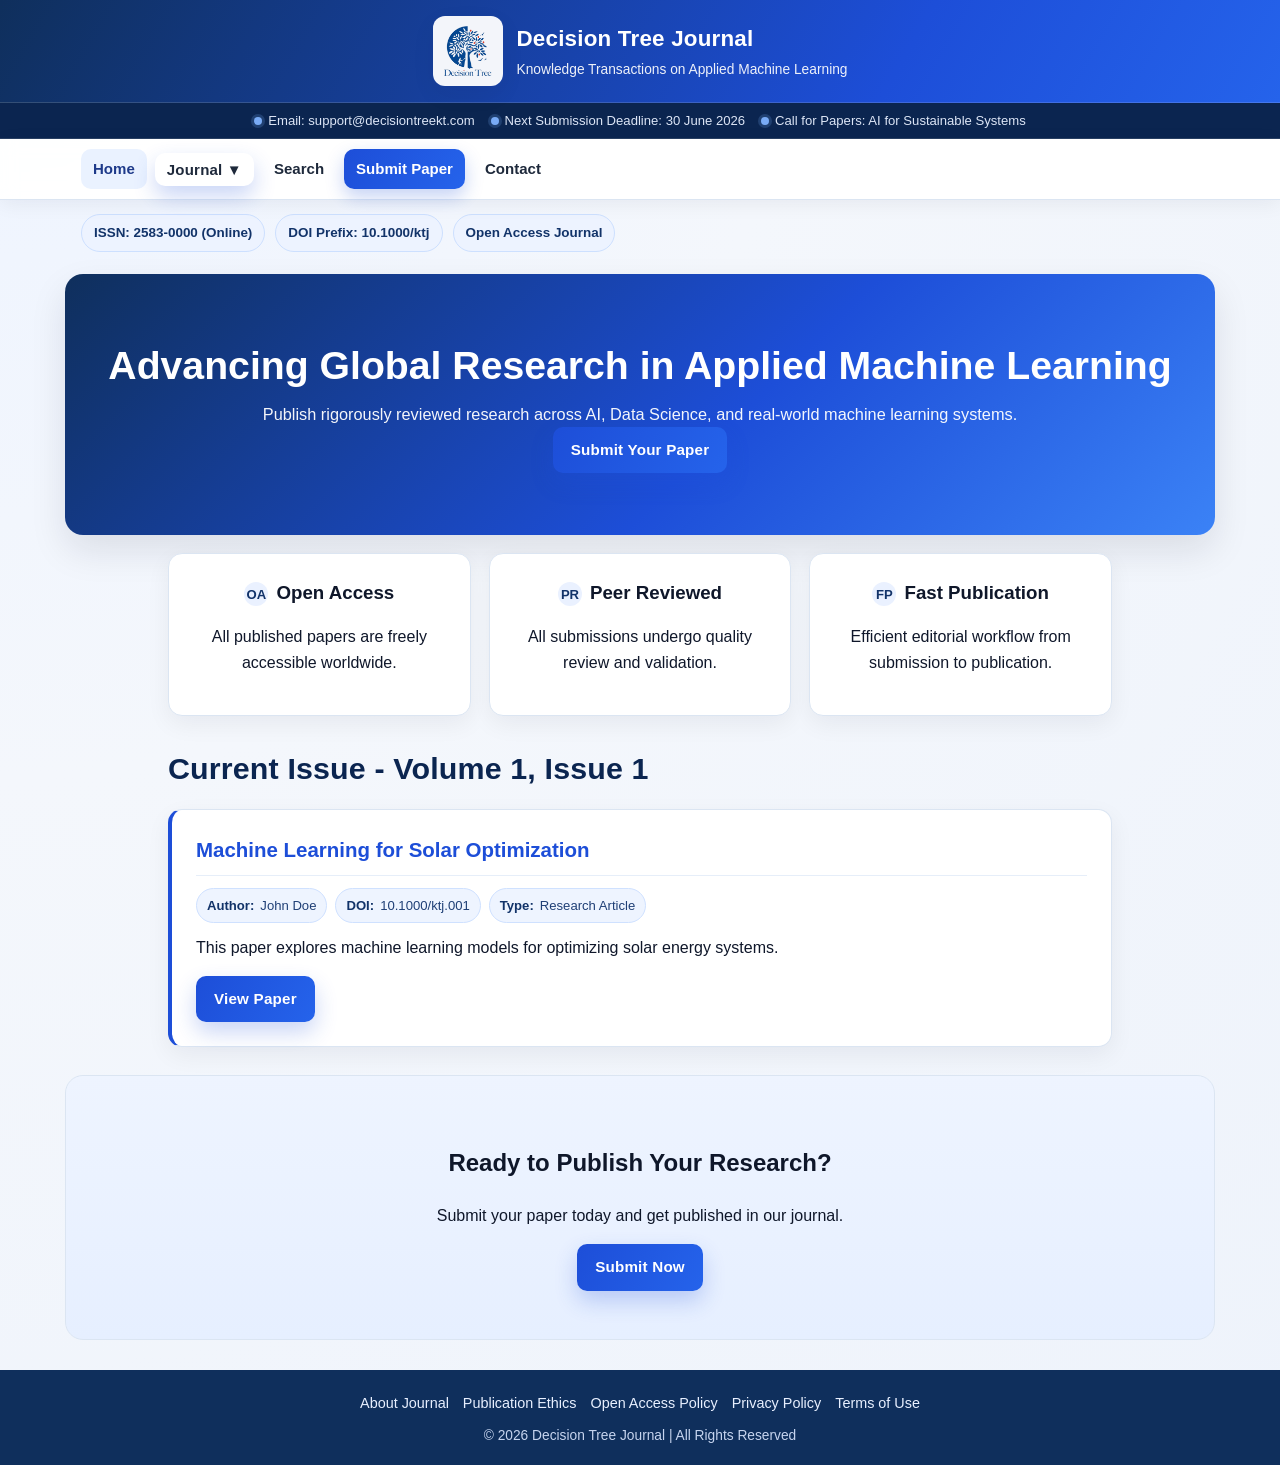
<file: index.html>
<!DOCTYPE html>
<html lang="en">
<head>
<meta charset="UTF-8">
<meta name="viewport" content="width=device-width, initial-scale=1.0">

<title>Decision Tree Journal</title>
<meta name="description" content="Open Access Journal for Applied Machine Learning Research">

<link rel="stylesheet" href="style.css">
</head>

<body>

<!-- ===== HEADER ===== -->
<header>
  <div class="header-container">
    <div class="logo-box">
      <img src="images/logo.png" class="logo" alt="Decision Tree Logo">
    </div>
    <div>
      <h1>Decision Tree Journal</h1>
      <p>Knowledge Transactions on Applied Machine Learning</p>
    </div>
  </div>
</header>

<section class="utility-bar">
  <div class="utility-container">
    <span class="utility-item"><span class="utility-dot"></span>Email: support@decisiontreekt.com</span>
    <span class="utility-item"><span class="utility-dot"></span>Next Submission Deadline: 30 June 2026</span>
    <span class="utility-item"><span class="utility-dot"></span>Call for Papers: AI for Sustainable Systems</span>
  </div>
</section>

<!-- ===== NAVBAR ===== -->
<nav>
  <div class="nav-container">

    <!-- Hamburger -->
    <button class="menu-toggle" type="button" aria-label="Toggle menu" aria-controls="navLinks" aria-expanded="false" onclick="toggleMenu()">
      &#9776;
    </button>

    <!-- Links -->
    <div class="nav-links" id="navLinks">

      <a href="index.html" class="active">Home</a>

      <!-- DROPDOWN -->
      <div class="dropdown">
        <button class="dropdown-toggle" type="button" aria-label="Toggle journal menu" aria-expanded="false" onclick="toggleDropdown(event)">
          Journal ▼
        </button>

        <div class="dropdown-content">
          <a href="index.html">Current Issue</a>
          <a href="archives.html">Archives</a>
          <a href="editorial.html">Editorial Board</a>
        </div>
      </div>

      <a href="search.html">Search</a>
      <a href="submit.html" class="nav-cta">Submit Paper</a>
      <a href="contact.html">Contact</a>

    </div>

  </div>
</nav>

<section class="publication-strip">
  <div class="publication-badges">
    <span>ISSN: 2583-0000 (Online)</span>
    <span>DOI Prefix: 10.1000/ktj</span>
    <span>Open Access Journal</span>
  </div>
</section>

<!-- ===== MAIN CONTENT ===== -->
<main>

<!-- HERO -->
<section class="hero">
  <h2>Advancing Global Research in Applied Machine Learning</h2>
  <p>Publish rigorously reviewed research across AI, Data Science, and real-world machine learning systems.</p>

  <a href="submit.html" class="btn">Submit Your Paper</a>
</section>

<!-- FEATURES -->
<section class="features container">

  <div class="feature-box">
    <h3><span class="icon-chip">OA</span>Open Access</h3>
    <p>All published papers are freely accessible worldwide.</p>
  </div>

  <div class="feature-box">
    <h3><span class="icon-chip">PR</span>Peer Reviewed</h3>
    <p>All submissions undergo quality review and validation.</p>
  </div>

  <div class="feature-box">
    <h3><span class="icon-chip">FP</span>Fast Publication</h3>
    <p>Efficient editorial workflow from submission to publication.</p>
  </div>

</section>

<!-- CURRENT ISSUE -->
<section class="container">

<h2 class="section-title">Current Issue - Volume 1, Issue 1</h2>

<div class="paper" data-category="ml">
<h2 class="paper-title">
  <a href="paper1.html">Machine Learning for Solar Optimization</a>
</h2>

<div class="meta-row">
  <span class="meta-pill"><span class="meta-label">Author:</span><span class="meta-value">John Doe</span></span>
  <span class="meta-pill"><span class="meta-label">DOI:</span><span class="meta-value">10.1000/ktj.001</span></span>
  <span class="meta-pill"><span class="meta-label">Type:</span><span class="meta-value">Research Article</span></span>
</div>

<div class="abstract">
This paper explores machine learning models for optimizing solar energy systems.
</div>

<a href="paper1.html" class="btn">View Paper</a>
</div>

</section>

<!-- CTA -->
<section class="cta">
  <h2>Ready to Publish Your Research?</h2>
  <p>Submit your paper today and get published in our journal.</p>

  <a href="submit.html" class="btn">Submit Now</a>
</section>

</main>

<!-- ===== FOOTER ===== -->
<footer>
  <div class="footer-links">
    <a href="about.html">About Journal</a>
    <a href="ethics.html">Publication Ethics</a>
    <a href="open-access.html">Open Access Policy</a>
    <a href="privacy.html">Privacy Policy</a>
    <a href="terms.html">Terms of Use</a>
  </div>
  <p class="footer-copy">© 2026 Decision Tree Journal | All Rights Reserved</p>
</footer>

<!-- ===== JAVASCRIPT ===== -->
<script>

/* HAMBURGER MENU */
function toggleMenu() {
  let menu = document.getElementById("navLinks");
  menu.classList.toggle("show");
  let btn = document.querySelector(".menu-toggle");
  btn.setAttribute("aria-expanded", menu.classList.contains("show") ? "true" : "false");
}

/* DROPDOWN CLICK (MOBILE) */
function toggleDropdown(event) {
  let content = event.currentTarget.nextElementSibling;
  let toggle = event.currentTarget;
  document.querySelectorAll(".dropdown-content").forEach(el => {
    if (el !== content) el.classList.remove("show-dropdown");
  });
  document.querySelectorAll(".dropdown-toggle").forEach(btn => {
    if (btn !== toggle) btn.setAttribute("aria-expanded", "false");
  });
  content.classList.toggle("show-dropdown");
  toggle.setAttribute("aria-expanded", content.classList.contains("show-dropdown") ? "true" : "false");
}

document.addEventListener("click", function(e) {
  if (!e.target.closest(".dropdown")) {
    document.querySelectorAll(".dropdown-content").forEach(el => {
      el.classList.remove("show-dropdown");
    });
    document.querySelectorAll(".dropdown-toggle").forEach(btn => {
      btn.setAttribute("aria-expanded", "false");
    });
  }
});

</script>

</body>
</html>
</file>
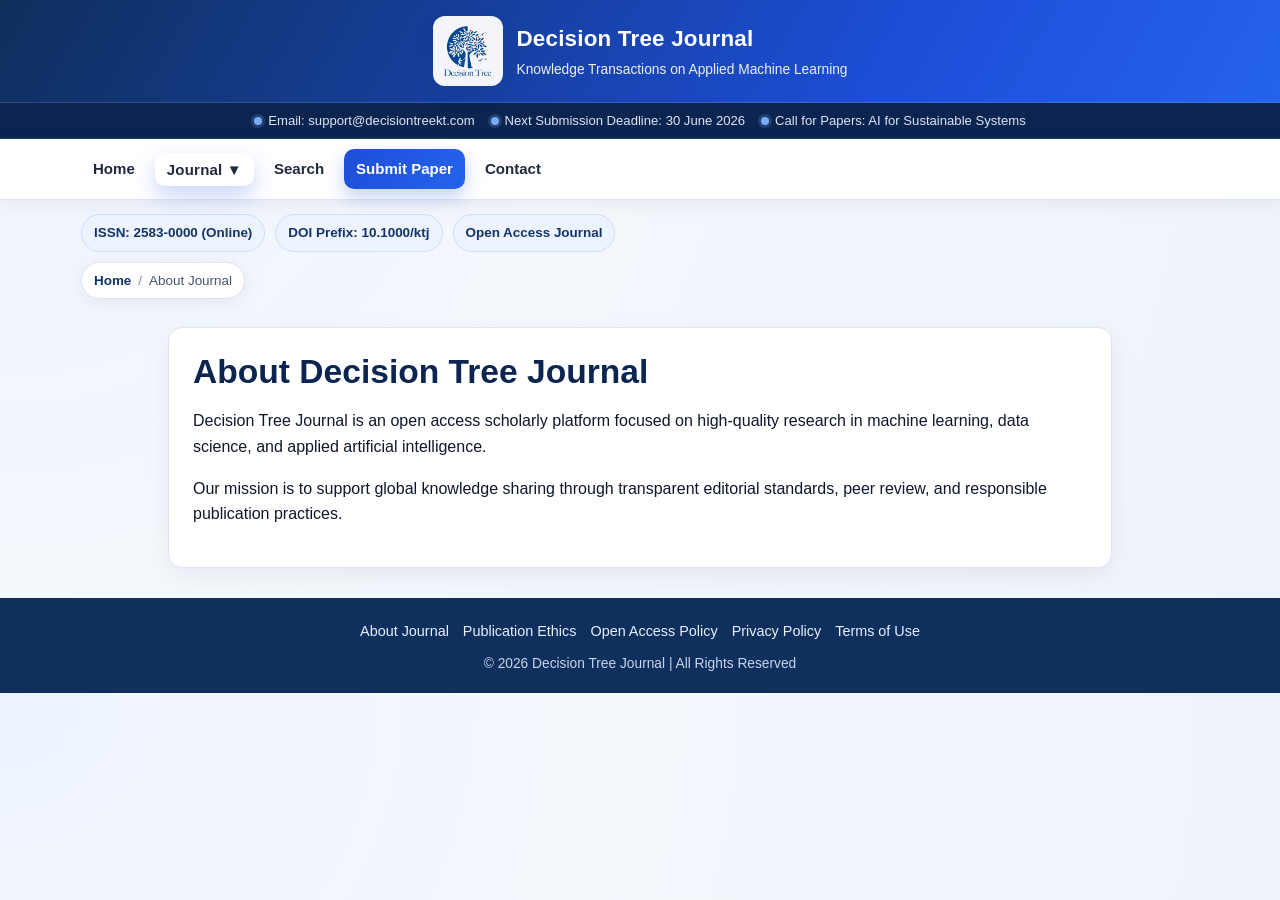
<file: about.html>
<!DOCTYPE html>
<html lang="en">
<head>
  <meta charset="UTF-8">
  <meta name="viewport" content="width=device-width, initial-scale=1.0">
  <title>About Journal - Decision Tree Journal</title>
  <meta name="description" content="About Decision Tree Journal and its mission in applied machine learning research.">
  <link rel="stylesheet" href="style.css">
</head>
<body>
<header>
  <div class="header-container">
    <div class="logo-box">
      <img src="images/logo.png" class="logo" alt="Decision Tree Logo">
    </div>
    <div>
      <h1>Decision Tree Journal</h1>
      <p>Knowledge Transactions on Applied Machine Learning</p>
    </div>
  </div>
</header>

<section class="utility-bar">
  <div class="utility-container">
    <span class="utility-item"><span class="utility-dot"></span>Email: support@decisiontreekt.com</span>
    <span class="utility-item"><span class="utility-dot"></span>Next Submission Deadline: 30 June 2026</span>
    <span class="utility-item"><span class="utility-dot"></span>Call for Papers: AI for Sustainable Systems</span>
  </div>
</section>

<nav>
  <div class="nav-container">
    <button class="menu-toggle" type="button" aria-label="Toggle menu" aria-controls="navLinks" aria-expanded="false" onclick="toggleMenu()">&#9776;</button>
    <div class="nav-links" id="navLinks">
      <a href="index.html">Home</a>
      <div class="dropdown">
        <button class="dropdown-toggle" type="button" aria-label="Toggle journal menu" aria-expanded="false" onclick="toggleDropdown(event)">Journal ▼</button>
        <div class="dropdown-content">
          <a href="index.html">Current Issue</a>
          <a href="archives.html">Archives</a>
          <a href="editorial.html">Editorial Board</a>
        </div>
      </div>
      <a href="search.html">Search</a>
      <a href="submit.html" class="nav-cta">Submit Paper</a>
      <a href="contact.html">Contact</a>
    </div>
  </div>
</nav>

<section class="publication-strip">
  <div class="publication-badges">
    <span>ISSN: 2583-0000 (Online)</span>
    <span>DOI Prefix: 10.1000/ktj</span>
    <span>Open Access Journal</span>
  </div>
</section>

<section class="breadcrumb-wrap" aria-label="Breadcrumb">
  <nav class="breadcrumb">
    <a href="index.html">Home</a>
    <span class="sep">/</span>
    <span>About Journal</span>
  </nav>
</section>

<main class="container">
  <div class="card">
    <h1 class="page-title">About Decision Tree Journal</h1>
    <p>Decision Tree Journal is an open access scholarly platform focused on high-quality research in machine learning, data science, and applied artificial intelligence.</p>
    <p>Our mission is to support global knowledge sharing through transparent editorial standards, peer review, and responsible publication practices.</p>
  </div>
</main>

<footer>
  <div class="footer-links">
    <a href="about.html">About Journal</a>
    <a href="ethics.html">Publication Ethics</a>
    <a href="open-access.html">Open Access Policy</a>
    <a href="privacy.html">Privacy Policy</a>
    <a href="terms.html">Terms of Use</a>
  </div>
  <p class="footer-copy">© 2026 Decision Tree Journal | All Rights Reserved</p>
</footer>

<script>
function toggleMenu() {
  let menu = document.getElementById("navLinks");
  menu.classList.toggle("show");
  let btn = document.querySelector(".menu-toggle");
  btn.setAttribute("aria-expanded", menu.classList.contains("show") ? "true" : "false");
}

function toggleDropdown(event) {
  let content = event.currentTarget.nextElementSibling;
  let toggle = event.currentTarget;
  document.querySelectorAll(".dropdown-content").forEach(el => {
    if (el !== content) el.classList.remove("show-dropdown");
  });
  document.querySelectorAll(".dropdown-toggle").forEach(btn => {
    if (btn !== toggle) btn.setAttribute("aria-expanded", "false");
  });
  content.classList.toggle("show-dropdown");
  toggle.setAttribute("aria-expanded", content.classList.contains("show-dropdown") ? "true" : "false");
}

document.addEventListener("click", function(e) {
  if (!e.target.closest(".dropdown")) {
    document.querySelectorAll(".dropdown-content").forEach(el => {
      el.classList.remove("show-dropdown");
    });
    document.querySelectorAll(".dropdown-toggle").forEach(btn => {
      btn.setAttribute("aria-expanded", "false");
    });
  }
});
</script>
</body>
</html>
</file>
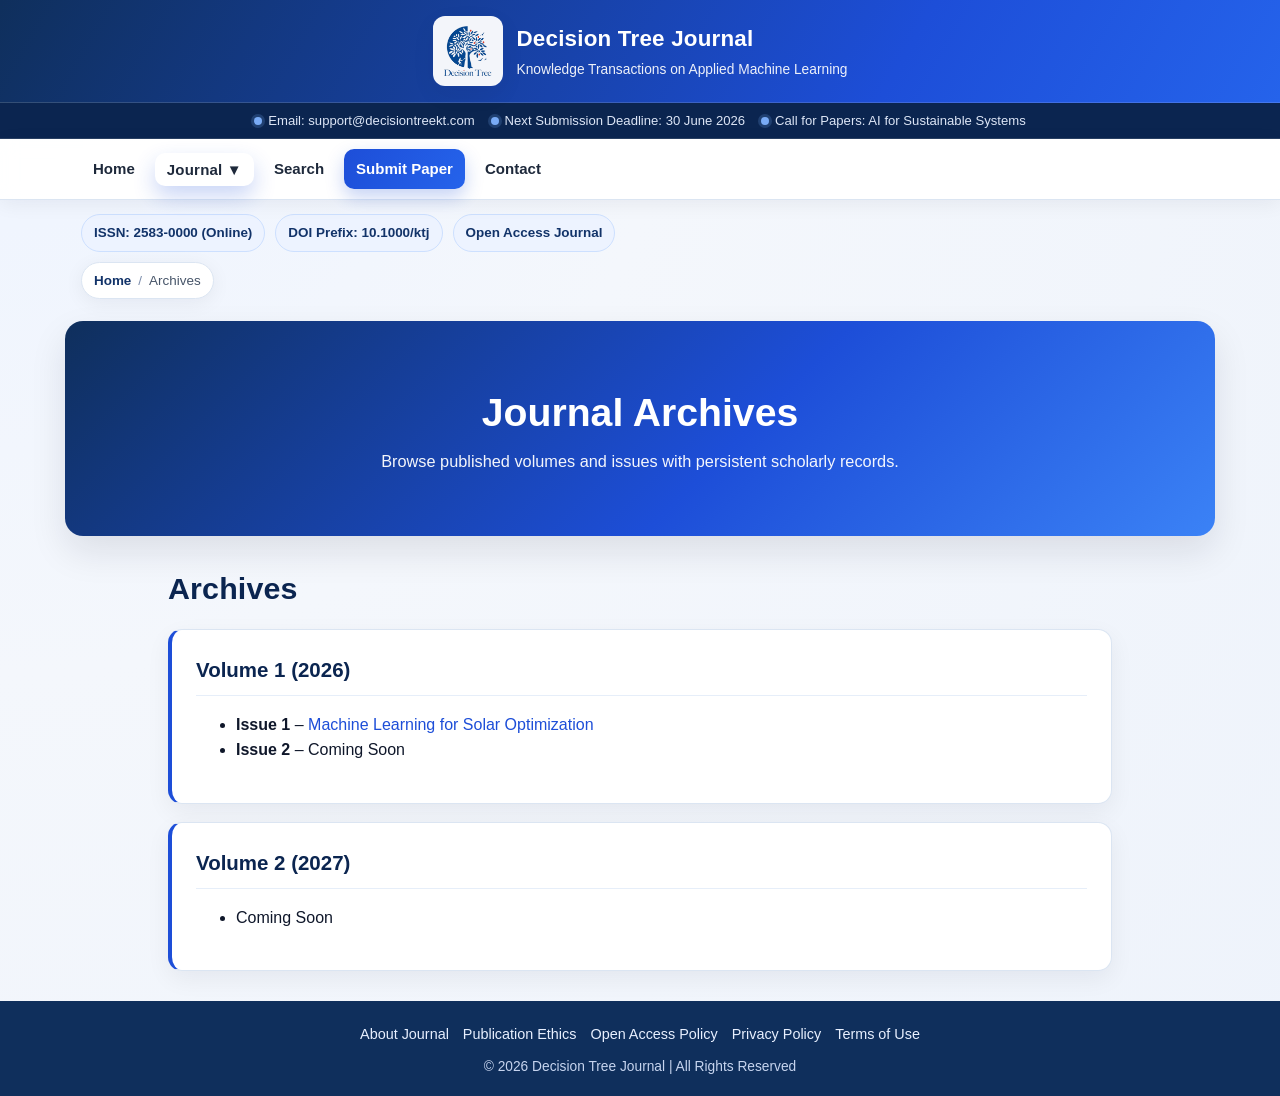
<file: archives.html>
<!DOCTYPE html>
<html lang="en">
<head>
<meta charset="UTF-8">
<meta name="viewport" content="width=device-width, initial-scale=1.0">

<title>Archives - Decision Tree Journal</title>
<meta name="description" content="Browse past volumes and issues published by Decision Tree Journal.">

<link rel="stylesheet" href="style.css">
</head>

<body>

<!-- ===== HEADER ===== -->
<header>
  <div class="header-container">
    <div class="logo-box">
      <img src="images/logo.png" class="logo" alt="Decision Tree Logo">
    </div>
    <div>
      <h1>Decision Tree Journal</h1>
      <p>Knowledge Transactions on Applied Machine Learning</p>
    </div>
  </div>
</header>

<section class="utility-bar">
  <div class="utility-container">
    <span class="utility-item"><span class="utility-dot"></span>Email: support@decisiontreekt.com</span>
    <span class="utility-item"><span class="utility-dot"></span>Next Submission Deadline: 30 June 2026</span>
    <span class="utility-item"><span class="utility-dot"></span>Call for Papers: AI for Sustainable Systems</span>
  </div>
</section>

<!-- ===== NAVBAR ===== -->
<nav>
  <div class="nav-container">

    <!-- Hamburger -->
    <button class="menu-toggle" type="button" aria-label="Toggle menu" aria-controls="navLinks" aria-expanded="false" onclick="toggleMenu()">
      &#9776;
    </button>

    <!-- Links -->
    <div class="nav-links" id="navLinks">

      <a href="index.html">Home</a>

      <!-- DROPDOWN -->
      <div class="dropdown">
        <button class="dropdown-toggle" type="button" aria-label="Toggle journal menu" aria-expanded="false" onclick="toggleDropdown(event)">
          Journal ▼
        </button>

        <div class="dropdown-content">
          <a href="index.html">Current Issue</a>
          <a href="archives.html" class="active">Archives</a>
          <a href="editorial.html">Editorial Board</a>
        </div>
      </div>

      <a href="search.html">Search</a>
      <a href="submit.html" class="nav-cta">Submit Paper</a>
      <a href="contact.html">Contact</a>

    </div>

  </div>
</nav>

<section class="publication-strip">
  <div class="publication-badges">
    <span>ISSN: 2583-0000 (Online)</span>
    <span>DOI Prefix: 10.1000/ktj</span>
    <span>Open Access Journal</span>
  </div>
</section>

<section class="breadcrumb-wrap" aria-label="Breadcrumb">
  <nav class="breadcrumb">
    <a href="index.html">Home</a>
    <span class="sep">/</span>
    <span>Archives</span>
  </nav>
</section>

<!-- ===== HERO ===== -->
<section class="hero">
  <h2>Journal Archives</h2>
  <p>Browse published volumes and issues with persistent scholarly records.</p>
</section>

<!-- ===== MAIN ===== -->
<main class="container">

<h2 class="section-title">Archives</h2>

<!-- Volume 1 -->
<div class="paper">
<h2>Volume 1 (2026)</h2>

<ul>
<li><b>Issue 1</b> – 
  <a href="paper1.html">Machine Learning for Solar Optimization</a>
</li>

<li><b>Issue 2</b> – Coming Soon</li>
</ul>

</div>

<!-- Volume 2 -->
<div class="paper">
<h2>Volume 2 (2027)</h2>

<ul>
<li>Coming Soon</li>
</ul>

</div>

</main>

<!-- ===== FOOTER ===== -->
<footer>
  <div class="footer-links">
    <a href="about.html">About Journal</a>
    <a href="ethics.html">Publication Ethics</a>
    <a href="open-access.html">Open Access Policy</a>
    <a href="privacy.html">Privacy Policy</a>
    <a href="terms.html">Terms of Use</a>
  </div>
  <p class="footer-copy">© 2026 Decision Tree Journal | All Rights Reserved</p>
</footer>

<!-- ===== SCRIPT ===== -->
<script>

/* HAMBURGER MENU */
function toggleMenu() {
  let menu = document.getElementById("navLinks");
  menu.classList.toggle("show");
  let btn = document.querySelector(".menu-toggle");
  btn.setAttribute("aria-expanded", menu.classList.contains("show") ? "true" : "false");
}

/* DROPDOWN CLICK (MOBILE) */
function toggleDropdown(event) {
  let content = event.currentTarget.nextElementSibling;
  let toggle = event.currentTarget;
  document.querySelectorAll(".dropdown-content").forEach(el => {
    if (el !== content) el.classList.remove("show-dropdown");
  });
  document.querySelectorAll(".dropdown-toggle").forEach(btn => {
    if (btn !== toggle) btn.setAttribute("aria-expanded", "false");
  });
  content.classList.toggle("show-dropdown");
  toggle.setAttribute("aria-expanded", content.classList.contains("show-dropdown") ? "true" : "false");
}

document.addEventListener("click", function(e) {
  if (!e.target.closest(".dropdown")) {
    document.querySelectorAll(".dropdown-content").forEach(el => {
      el.classList.remove("show-dropdown");
    });
    document.querySelectorAll(".dropdown-toggle").forEach(btn => {
      btn.setAttribute("aria-expanded", "false");
    });
  }
});

</script>
</body>
</html>
</file>
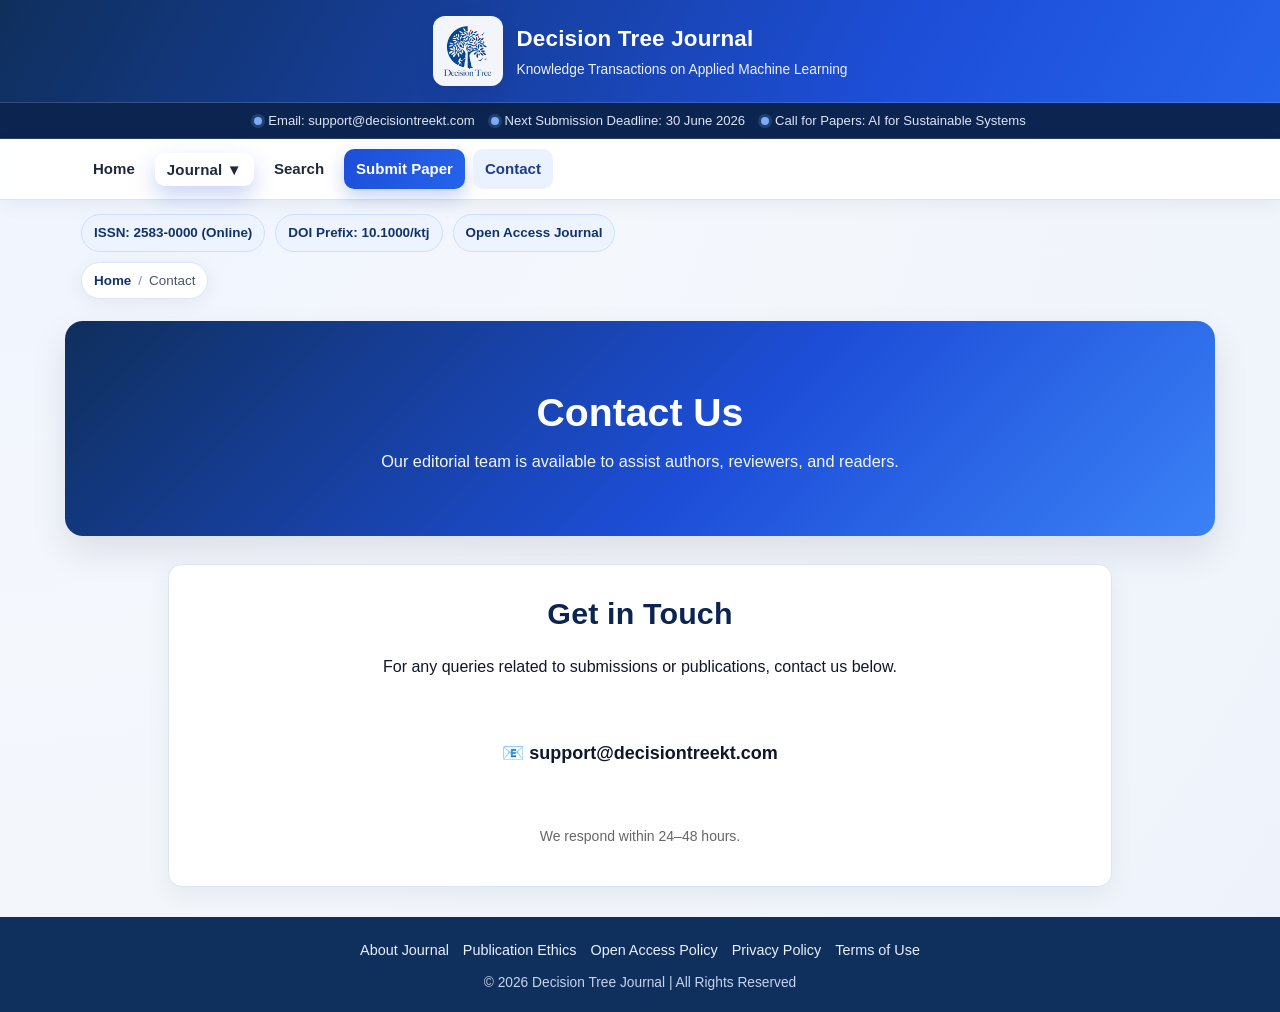
<file: contact.html>
<!DOCTYPE html>
<html lang="en">
<head>
<meta charset="UTF-8">
<meta name="viewport" content="width=device-width, initial-scale=1.0">

<title>Contact - Decision Tree Journal</title>
<meta name="description" content="Contact Decision Tree Journal for submission and publication queries.">
<link rel="stylesheet" href="style.css">
</head>

<body>

<header>
  <div class="header-container">
    <div class="logo-box">
      <img src="images/logo.png" class="logo" alt="Decision Tree Logo">
    </div>
    <div>
      <h1>Decision Tree Journal</h1>
      <p>Knowledge Transactions on Applied Machine Learning</p>
    </div>
  </div>
</header>

<section class="utility-bar">
  <div class="utility-container">
    <span class="utility-item"><span class="utility-dot"></span>Email: support@decisiontreekt.com</span>
    <span class="utility-item"><span class="utility-dot"></span>Next Submission Deadline: 30 June 2026</span>
    <span class="utility-item"><span class="utility-dot"></span>Call for Papers: AI for Sustainable Systems</span>
  </div>
</section>

<nav>
  <div class="nav-container">

    <button class="menu-toggle" type="button" aria-label="Toggle menu" aria-controls="navLinks" aria-expanded="false" onclick="toggleMenu()">&#9776;</button>

    <div class="nav-links" id="navLinks">
      <a href="index.html">Home</a>

      <div class="dropdown">
        <button class="dropdown-toggle" type="button" aria-label="Toggle journal menu" aria-expanded="false" onclick="toggleDropdown(event)">Journal ▼</button>
        <div class="dropdown-content">
          <a href="index.html">Current Issue</a>
          <a href="archives.html">Archives</a>
          <a href="editorial.html">Editorial Board</a>
        </div>
      </div>

      <a href="search.html">Search</a>
      <a href="submit.html" class="nav-cta">Submit Paper</a>
      <a href="contact.html" class="active">Contact</a>
    </div>

  </div>
</nav>

<section class="publication-strip">
  <div class="publication-badges">
    <span>ISSN: 2583-0000 (Online)</span>
    <span>DOI Prefix: 10.1000/ktj</span>
    <span>Open Access Journal</span>
  </div>
</section>

<section class="breadcrumb-wrap" aria-label="Breadcrumb">
  <nav class="breadcrumb">
    <a href="index.html">Home</a>
    <span class="sep">/</span>
    <span>Contact</span>
  </nav>
</section>

<section class="hero">
  <h2>Contact Us</h2>
  <p>Our editorial team is available to assist authors, reviewers, and readers.</p>
</section>

<main class="container">

<div class="card center">

<h2 class="section-title">Get in Touch</h2>

<p>
For any queries related to submissions or publications, contact us below.
</p>

<br>

<p style="font-size:18px;">
📧 <b>support@decisiontreekt.com</b>
</p>

<br>

<p style="font-size:14px; color:#666;">
We respond within 24–48 hours.
</p>

</div>

</main>

<footer>
  <div class="footer-links">
    <a href="about.html">About Journal</a>
    <a href="ethics.html">Publication Ethics</a>
    <a href="open-access.html">Open Access Policy</a>
    <a href="privacy.html">Privacy Policy</a>
    <a href="terms.html">Terms of Use</a>
  </div>
  <p class="footer-copy">© 2026 Decision Tree Journal | All Rights Reserved</p>
</footer>

<script>
function toggleMenu() {
  let menu = document.getElementById("navLinks");
  menu.classList.toggle("show");
  let btn = document.querySelector(".menu-toggle");
  btn.setAttribute("aria-expanded", menu.classList.contains("show") ? "true" : "false");
}

function toggleDropdown(event) {
  let content = event.currentTarget.nextElementSibling;
  let toggle = event.currentTarget;

  document.querySelectorAll(".dropdown-content").forEach(el => {
    if (el !== content) el.classList.remove("show-dropdown");
  });
  document.querySelectorAll(".dropdown-toggle").forEach(btn => {
    if (btn !== toggle) btn.setAttribute("aria-expanded", "false");
  });

  content.classList.toggle("show-dropdown");
  toggle.setAttribute("aria-expanded", content.classList.contains("show-dropdown") ? "true" : "false");
}

document.addEventListener("click", function(e) {
  if (!e.target.closest(".dropdown")) {
    document.querySelectorAll(".dropdown-content").forEach(el => {
      el.classList.remove("show-dropdown");
    });
    document.querySelectorAll(".dropdown-toggle").forEach(btn => {
      btn.setAttribute("aria-expanded", "false");
    });
  }
});
</script>

</body>
</html>
</file>
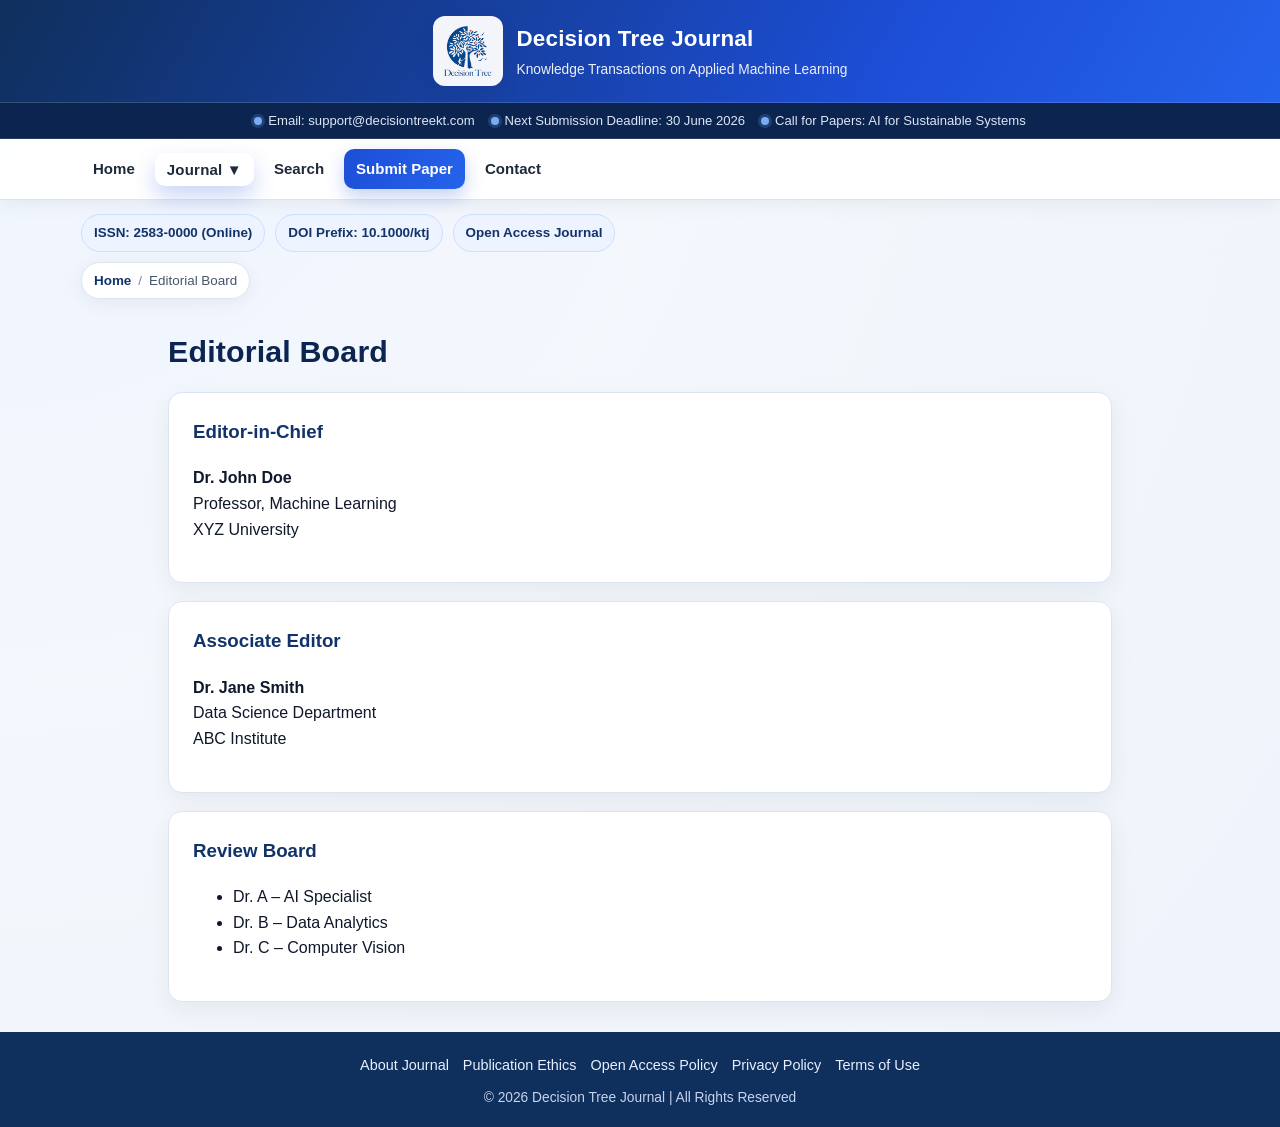
<file: editorial.html>
<!DOCTYPE html>
<html lang="en">
<head>
<meta charset="UTF-8">
<meta name="viewport" content="width=device-width, initial-scale=1.0">

<title>Editorial Board - Decision Tree Journal</title>
<meta name="description" content="Meet the editorial and review board of Decision Tree Journal.">

<link rel="stylesheet" href="style.css">
</head>

<body>

<!-- ===== HEADER ===== -->
<header>
  <div class="header-container">
    <div class="logo-box">
      <img src="images/logo.png" class="logo" alt="Decision Tree Logo">
    </div>
    <div>
      <h1>Decision Tree Journal</h1>
      <p>Knowledge Transactions on Applied Machine Learning</p>
    </div>
  </div>
</header>

<section class="utility-bar">
  <div class="utility-container">
    <span class="utility-item"><span class="utility-dot"></span>Email: support@decisiontreekt.com</span>
    <span class="utility-item"><span class="utility-dot"></span>Next Submission Deadline: 30 June 2026</span>
    <span class="utility-item"><span class="utility-dot"></span>Call for Papers: AI for Sustainable Systems</span>
  </div>
</section>

<!-- ===== NAVBAR ===== -->
<nav>
  <div class="nav-container">

    <!-- Hamburger -->
    <button class="menu-toggle" type="button" aria-label="Toggle menu" aria-controls="navLinks" aria-expanded="false" onclick="toggleMenu()">
      &#9776;
    </button>

    <!-- Links -->
    <div class="nav-links" id="navLinks">

      <a href="index.html">Home</a>

      <!-- DROPDOWN -->
      <div class="dropdown">
        <button class="dropdown-toggle" type="button" aria-label="Toggle journal menu" aria-expanded="false" onclick="toggleDropdown(event)">
          Journal ▼
        </button>

        <div class="dropdown-content">
          <a href="index.html">Current Issue</a>
          <a href="archives.html">Archives</a>
          <a href="editorial.html" class="active">Editorial Board</a>
        </div>
      </div>

      <a href="search.html">Search</a>
      <a href="submit.html" class="nav-cta">Submit Paper</a>
      <a href="contact.html">Contact</a>

    </div>

  </div>
</nav>

<section class="publication-strip">
  <div class="publication-badges">
    <span>ISSN: 2583-0000 (Online)</span>
    <span>DOI Prefix: 10.1000/ktj</span>
    <span>Open Access Journal</span>
  </div>
</section>

<section class="breadcrumb-wrap" aria-label="Breadcrumb">
  <nav class="breadcrumb">
    <a href="index.html">Home</a>
    <span class="sep">/</span>
    <span>Editorial Board</span>
  </nav>
</section>

<!-- ===== MAIN ===== -->
<main class="container">

<h2 class="section-title">Editorial Board</h2>

<!-- Editor -->
<div class="card">
<h3>Editor-in-Chief</h3>
<p>
<b>Dr. John Doe</b><br>
Professor, Machine Learning<br>
XYZ University
</p>
</div>

<!-- Associate Editor -->
<div class="card">
<h3>Associate Editor</h3>
<p>
<b>Dr. Jane Smith</b><br>
Data Science Department<br>
ABC Institute
</p>
</div>

<!-- Reviewers -->
<div class="card">
<h3>Review Board</h3>
<ul>
<li>Dr. A – AI Specialist</li>
<li>Dr. B – Data Analytics</li>
<li>Dr. C – Computer Vision</li>
</ul>
</div>

</main>

<!-- ===== FOOTER ===== -->
<footer>
  <div class="footer-links">
    <a href="about.html">About Journal</a>
    <a href="ethics.html">Publication Ethics</a>
    <a href="open-access.html">Open Access Policy</a>
    <a href="privacy.html">Privacy Policy</a>
    <a href="terms.html">Terms of Use</a>
  </div>
  <p class="footer-copy">© 2026 Decision Tree Journal | All Rights Reserved</p>
</footer>

<!-- ===== SCRIPT ===== -->
<script>

/* HAMBURGER MENU */
function toggleMenu() {
  let menu = document.getElementById("navLinks");
  menu.classList.toggle("show");
  let btn = document.querySelector(".menu-toggle");
  btn.setAttribute("aria-expanded", menu.classList.contains("show") ? "true" : "false");
}

/* DROPDOWN CLICK (MOBILE) */
function toggleDropdown(event) {
  let content = event.currentTarget.nextElementSibling;
  let toggle = event.currentTarget;
  document.querySelectorAll(".dropdown-content").forEach(el => {
    if (el !== content) el.classList.remove("show-dropdown");
  });
  document.querySelectorAll(".dropdown-toggle").forEach(btn => {
    if (btn !== toggle) btn.setAttribute("aria-expanded", "false");
  });
  content.classList.toggle("show-dropdown");
  toggle.setAttribute("aria-expanded", content.classList.contains("show-dropdown") ? "true" : "false");
}

document.addEventListener("click", function(e) {
  if (!e.target.closest(".dropdown")) {
    document.querySelectorAll(".dropdown-content").forEach(el => {
      el.classList.remove("show-dropdown");
    });
    document.querySelectorAll(".dropdown-toggle").forEach(btn => {
      btn.setAttribute("aria-expanded", "false");
    });
  }
});

</script>

</body>
</html>
</file>
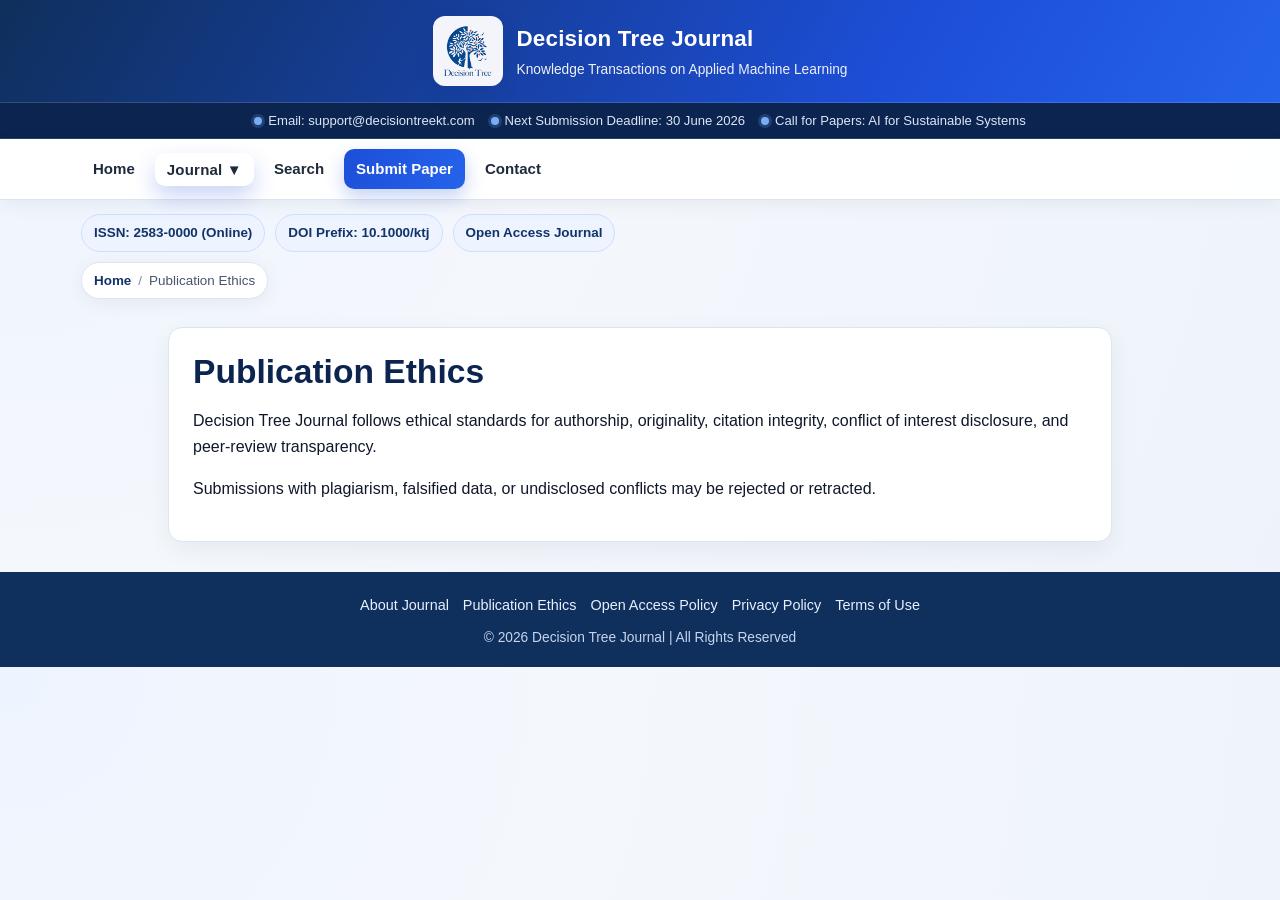
<file: ethics.html>
<!DOCTYPE html>
<html lang="en">
<head>
  <meta charset="UTF-8">
  <meta name="viewport" content="width=device-width, initial-scale=1.0">
  <title>Publication Ethics - Decision Tree Journal</title>
  <meta name="description" content="Publication ethics and integrity standards of Decision Tree Journal.">
  <link rel="stylesheet" href="style.css">
</head>
<body>
<header>
  <div class="header-container">
    <div class="logo-box">
      <img src="images/logo.png" class="logo" alt="Decision Tree Logo">
    </div>
    <div>
      <h1>Decision Tree Journal</h1>
      <p>Knowledge Transactions on Applied Machine Learning</p>
    </div>
  </div>
</header>
<section class="utility-bar"><div class="utility-container"><span class="utility-item"><span class="utility-dot"></span>Email: support@decisiontreekt.com</span><span class="utility-item"><span class="utility-dot"></span>Next Submission Deadline: 30 June 2026</span><span class="utility-item"><span class="utility-dot"></span>Call for Papers: AI for Sustainable Systems</span></div></section>
<nav><div class="nav-container"><button class="menu-toggle" type="button" aria-label="Toggle menu" aria-controls="navLinks" aria-expanded="false" onclick="toggleMenu()">&#9776;</button><div class="nav-links" id="navLinks"><a href="index.html">Home</a><div class="dropdown"><button class="dropdown-toggle" type="button" aria-label="Toggle journal menu" aria-expanded="false" onclick="toggleDropdown(event)">Journal ▼</button><div class="dropdown-content"><a href="index.html">Current Issue</a><a href="archives.html">Archives</a><a href="editorial.html">Editorial Board</a></div></div><a href="search.html">Search</a><a href="submit.html" class="nav-cta">Submit Paper</a><a href="contact.html">Contact</a></div></div></nav>
<section class="publication-strip"><div class="publication-badges"><span>ISSN: 2583-0000 (Online)</span><span>DOI Prefix: 10.1000/ktj</span><span>Open Access Journal</span></div></section>
<section class="breadcrumb-wrap" aria-label="Breadcrumb"><nav class="breadcrumb"><a href="index.html">Home</a><span class="sep">/</span><span>Publication Ethics</span></nav></section>
<main class="container">
  <div class="card">
    <h1 class="page-title">Publication Ethics</h1>
    <p>Decision Tree Journal follows ethical standards for authorship, originality, citation integrity, conflict of interest disclosure, and peer-review transparency.</p>
    <p>Submissions with plagiarism, falsified data, or undisclosed conflicts may be rejected or retracted.</p>
  </div>
</main>
<footer><div class="footer-links"><a href="about.html">About Journal</a><a href="ethics.html">Publication Ethics</a><a href="open-access.html">Open Access Policy</a><a href="privacy.html">Privacy Policy</a><a href="terms.html">Terms of Use</a></div><p class="footer-copy">© 2026 Decision Tree Journal | All Rights Reserved</p></footer>
<script>
function toggleMenu() { let menu = document.getElementById("navLinks"); menu.classList.toggle("show"); let btn = document.querySelector(".menu-toggle"); btn.setAttribute("aria-expanded", menu.classList.contains("show") ? "true" : "false"); }
function toggleDropdown(event) { let content = event.currentTarget.nextElementSibling; let toggle = event.currentTarget; document.querySelectorAll(".dropdown-content").forEach(el => { if (el !== content) el.classList.remove("show-dropdown"); }); document.querySelectorAll(".dropdown-toggle").forEach(btn => { if (btn !== toggle) btn.setAttribute("aria-expanded", "false"); }); content.classList.toggle("show-dropdown"); toggle.setAttribute("aria-expanded", content.classList.contains("show-dropdown") ? "true" : "false"); }
document.addEventListener("click", function(e) { if (!e.target.closest(".dropdown")) { document.querySelectorAll(".dropdown-content").forEach(el => { el.classList.remove("show-dropdown"); }); document.querySelectorAll(".dropdown-toggle").forEach(btn => { btn.setAttribute("aria-expanded", "false"); }); } });
</script>
</body>
</html>
</file>
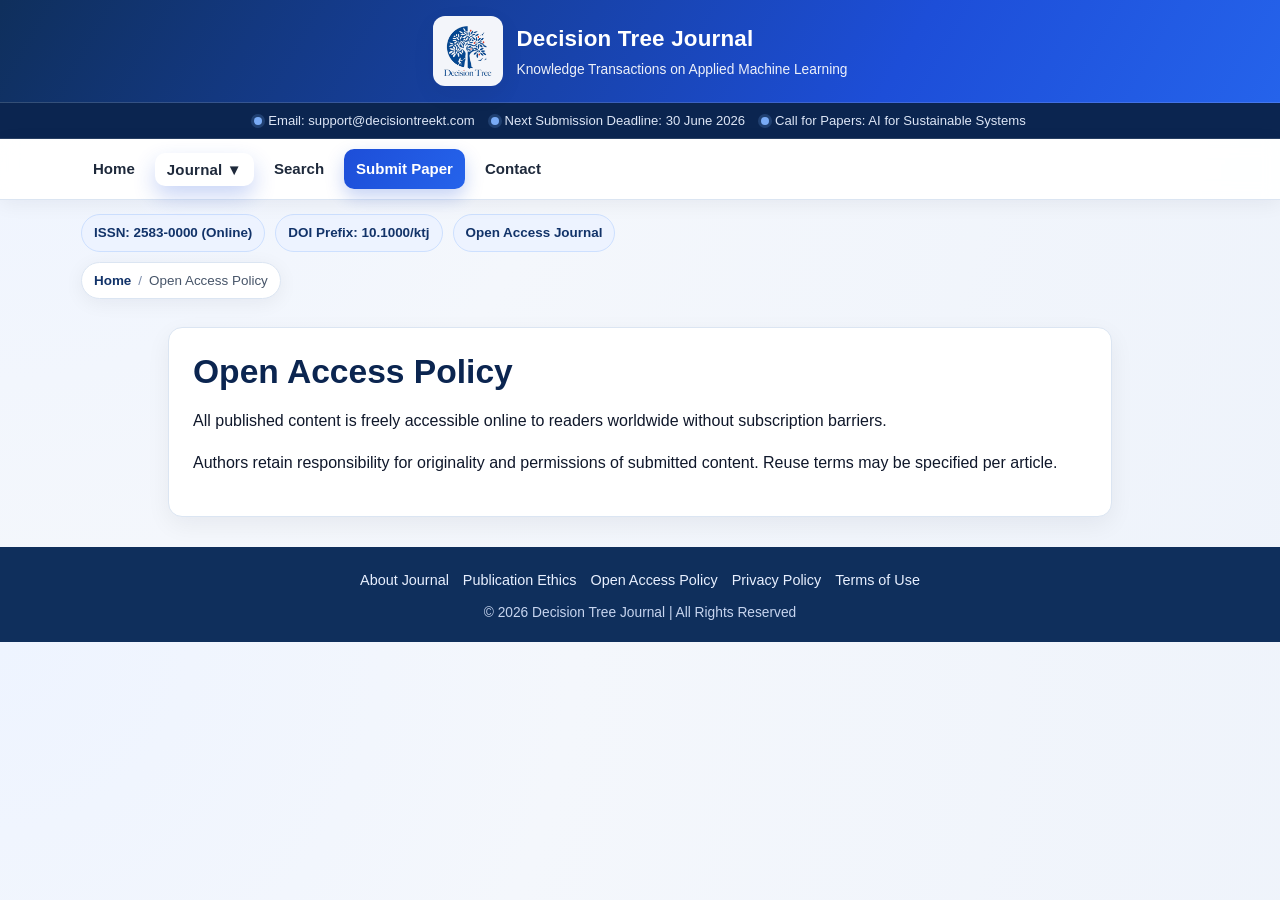
<file: open-access.html>
<!DOCTYPE html>
<html lang="en">
<head>
  <meta charset="UTF-8">
  <meta name="viewport" content="width=device-width, initial-scale=1.0">
  <title>Open Access Policy - Decision Tree Journal</title>
  <meta name="description" content="Open access publishing policy for Decision Tree Journal.">
  <link rel="stylesheet" href="style.css">
</head>
<body>
<header>
  <div class="header-container">
    <div class="logo-box"><img src="images/logo.png" class="logo" alt="Decision Tree Logo"></div>
    <div><h1>Decision Tree Journal</h1><p>Knowledge Transactions on Applied Machine Learning</p></div>
  </div>
</header>
<section class="utility-bar"><div class="utility-container"><span class="utility-item"><span class="utility-dot"></span>Email: support@decisiontreekt.com</span><span class="utility-item"><span class="utility-dot"></span>Next Submission Deadline: 30 June 2026</span><span class="utility-item"><span class="utility-dot"></span>Call for Papers: AI for Sustainable Systems</span></div></section>
<nav><div class="nav-container"><button class="menu-toggle" type="button" aria-label="Toggle menu" aria-controls="navLinks" aria-expanded="false" onclick="toggleMenu()">&#9776;</button><div class="nav-links" id="navLinks"><a href="index.html">Home</a><div class="dropdown"><button class="dropdown-toggle" type="button" aria-label="Toggle journal menu" aria-expanded="false" onclick="toggleDropdown(event)">Journal ▼</button><div class="dropdown-content"><a href="index.html">Current Issue</a><a href="archives.html">Archives</a><a href="editorial.html">Editorial Board</a></div></div><a href="search.html">Search</a><a href="submit.html" class="nav-cta">Submit Paper</a><a href="contact.html">Contact</a></div></div></nav>
<section class="publication-strip"><div class="publication-badges"><span>ISSN: 2583-0000 (Online)</span><span>DOI Prefix: 10.1000/ktj</span><span>Open Access Journal</span></div></section>
<section class="breadcrumb-wrap" aria-label="Breadcrumb"><nav class="breadcrumb"><a href="index.html">Home</a><span class="sep">/</span><span>Open Access Policy</span></nav></section>
<main class="container">
  <div class="card">
    <h1 class="page-title">Open Access Policy</h1>
    <p>All published content is freely accessible online to readers worldwide without subscription barriers.</p>
    <p>Authors retain responsibility for originality and permissions of submitted content. Reuse terms may be specified per article.</p>
  </div>
</main>
<footer><div class="footer-links"><a href="about.html">About Journal</a><a href="ethics.html">Publication Ethics</a><a href="open-access.html">Open Access Policy</a><a href="privacy.html">Privacy Policy</a><a href="terms.html">Terms of Use</a></div><p class="footer-copy">© 2026 Decision Tree Journal | All Rights Reserved</p></footer>
<script>
function toggleMenu() { let menu = document.getElementById("navLinks"); menu.classList.toggle("show"); let btn = document.querySelector(".menu-toggle"); btn.setAttribute("aria-expanded", menu.classList.contains("show") ? "true" : "false"); }
function toggleDropdown(event) { let content = event.currentTarget.nextElementSibling; let toggle = event.currentTarget; document.querySelectorAll(".dropdown-content").forEach(el => { if (el !== content) el.classList.remove("show-dropdown"); }); document.querySelectorAll(".dropdown-toggle").forEach(btn => { if (btn !== toggle) btn.setAttribute("aria-expanded", "false"); }); content.classList.toggle("show-dropdown"); toggle.setAttribute("aria-expanded", content.classList.contains("show-dropdown") ? "true" : "false"); }
document.addEventListener("click", function(e) { if (!e.target.closest(".dropdown")) { document.querySelectorAll(".dropdown-content").forEach(el => { el.classList.remove("show-dropdown"); }); document.querySelectorAll(".dropdown-toggle").forEach(btn => { btn.setAttribute("aria-expanded", "false"); }); } });
</script>
</body>
</html>
</file>
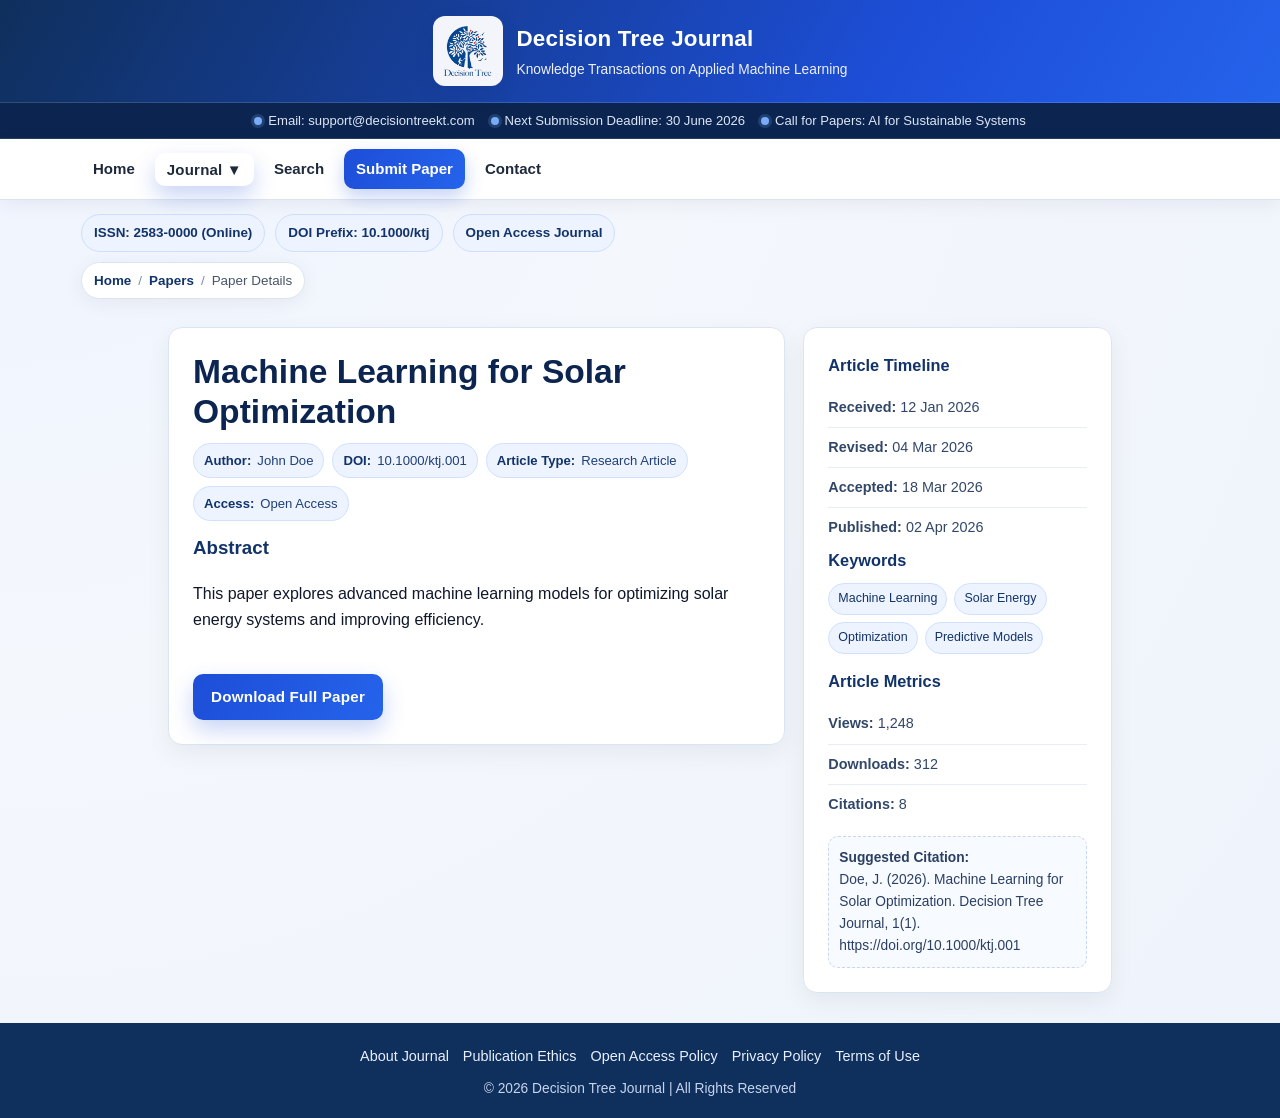
<file: paper1.html>
<!DOCTYPE html>
<html lang="en">
<head>
<meta charset="UTF-8">
<meta name="viewport" content="width=device-width, initial-scale=1.0">

<title>Paper - Decision Tree Journal</title>
<meta name="description" content="Read the abstract and details for Machine Learning for Solar Optimization.">

<link rel="stylesheet" href="style.css">
</head>

<body>

<!-- ===== HEADER ===== -->
<header>
  <div class="header-container">

    <div class="logo-box">
      <img src="images/logo.png" class="logo" alt="Decision Tree Logo">
    </div>

    <div>
      <h1>Decision Tree Journal</h1>
      <p>Knowledge Transactions on Applied Machine Learning</p>
    </div>

  </div>
</header>

<section class="utility-bar">
  <div class="utility-container">
    <span class="utility-item"><span class="utility-dot"></span>Email: support@decisiontreekt.com</span>
    <span class="utility-item"><span class="utility-dot"></span>Next Submission Deadline: 30 June 2026</span>
    <span class="utility-item"><span class="utility-dot"></span>Call for Papers: AI for Sustainable Systems</span>
  </div>
</section>

<!-- ===== NAVBAR ===== -->
<nav>
  <div class="nav-container">

    <!-- Hamburger -->
    <button class="menu-toggle" type="button" aria-label="Toggle menu" aria-controls="navLinks" aria-expanded="false" onclick="toggleMenu()">
      &#9776;
    </button>

    <!-- Links -->
    <div class="nav-links" id="navLinks">

      <a href="index.html">Home</a>

      <!-- DROPDOWN -->
      <div class="dropdown">
        <button class="dropdown-toggle" type="button" aria-label="Toggle journal menu" aria-expanded="false" onclick="toggleDropdown(event)">
          Journal ▼
        </button>

        <div class="dropdown-content">
          <a href="index.html" class="active">Current Issue</a>
          <a href="archives.html">Archives</a>
          <a href="editorial.html">Editorial Board</a>
        </div>
      </div>

      <a href="search.html">Search</a>
      <a href="submit.html" class="nav-cta">Submit Paper</a>
      <a href="contact.html">Contact</a>

    </div>

  </div>
</nav>

<section class="publication-strip">
  <div class="publication-badges">
    <span>ISSN: 2583-0000 (Online)</span>
    <span>DOI Prefix: 10.1000/ktj</span>
    <span>Open Access Journal</span>
  </div>
</section>

<section class="breadcrumb-wrap" aria-label="Breadcrumb">
  <nav class="breadcrumb">
    <a href="index.html">Home</a>
    <span class="sep">/</span>
    <a href="search.html">Papers</a>
    <span class="sep">/</span>
    <span>Paper Details</span>
  </nav>
</section>

<!-- ===== MAIN ===== -->
<main class="container">

<section class="article-layout">

<div class="card article-main">

<h1 class="page-title">Machine Learning for Solar Optimization</h1>

<div class="meta-row">
  <span class="meta-pill"><span class="meta-label">Author:</span><span class="meta-value">John Doe</span></span>
  <span class="meta-pill"><span class="meta-label">DOI:</span><span class="meta-value">10.1000/ktj.001</span></span>
  <span class="meta-pill"><span class="meta-label">Article Type:</span><span class="meta-value">Research Article</span></span>
  <span class="meta-pill"><span class="meta-label">Access:</span><span class="meta-value">Open Access</span></span>
</div>

<h3>Abstract</h3>
<p>
This paper explores advanced machine learning models for optimizing solar energy systems and improving efficiency.
</p>

<br>

<a href="papers/paper-001.pdf" target="_blank" rel="noopener noreferrer" class="btn">Download Full Paper</a>

</div>

<aside class="card article-aside">
  <h3 class="aside-title">Article Timeline</h3>
  <ul class="info-list">
    <li><b>Received:</b> 12 Jan 2026</li>
    <li><b>Revised:</b> 04 Mar 2026</li>
    <li><b>Accepted:</b> 18 Mar 2026</li>
    <li><b>Published:</b> 02 Apr 2026</li>
  </ul>

  <h3 class="aside-title">Keywords</h3>
  <div class="keyword-list">
    <span class="keyword-tag">Machine Learning</span>
    <span class="keyword-tag">Solar Energy</span>
    <span class="keyword-tag">Optimization</span>
    <span class="keyword-tag">Predictive Models</span>
  </div>

  <h3 class="aside-title" style="margin-top:14px;">Article Metrics</h3>
  <ul class="info-list">
    <li><b>Views:</b> 1,248</li>
    <li><b>Downloads:</b> 312</li>
    <li><b>Citations:</b> 8</li>
  </ul>

  <div class="citation-box">
    <b>Suggested Citation:</b><br>
    Doe, J. (2026). Machine Learning for Solar Optimization. Decision Tree Journal, 1(1). https://doi.org/10.1000/ktj.001
  </div>
</aside>

</section>

</main>

<!-- ===== FOOTER ===== -->
<footer>
  <div class="footer-links">
    <a href="about.html">About Journal</a>
    <a href="ethics.html">Publication Ethics</a>
    <a href="open-access.html">Open Access Policy</a>
    <a href="privacy.html">Privacy Policy</a>
    <a href="terms.html">Terms of Use</a>
  </div>
  <p class="footer-copy">© 2026 Decision Tree Journal | All Rights Reserved</p>
</footer>

<!-- ===== SCRIPT ===== -->
<script>

/* HAMBURGER MENU */
function toggleMenu() {
  let menu = document.getElementById("navLinks");
  menu.classList.toggle("show");
  let btn = document.querySelector(".menu-toggle");
  btn.setAttribute("aria-expanded", menu.classList.contains("show") ? "true" : "false");
}

/* DROPDOWN CLICK (MOBILE) */
function toggleDropdown(event) {
  let content = event.currentTarget.nextElementSibling;
  let toggle = event.currentTarget;
  document.querySelectorAll(".dropdown-content").forEach(el => {
    if (el !== content) el.classList.remove("show-dropdown");
  });
  document.querySelectorAll(".dropdown-toggle").forEach(btn => {
    if (btn !== toggle) btn.setAttribute("aria-expanded", "false");
  });
  content.classList.toggle("show-dropdown");
  toggle.setAttribute("aria-expanded", content.classList.contains("show-dropdown") ? "true" : "false");
}

document.addEventListener("click", function(e) {
  if (!e.target.closest(".dropdown")) {
    document.querySelectorAll(".dropdown-content").forEach(el => {
      el.classList.remove("show-dropdown");
    });
    document.querySelectorAll(".dropdown-toggle").forEach(btn => {
      btn.setAttribute("aria-expanded", "false");
    });
  }
});

</script>

</body>
</html>
</file>
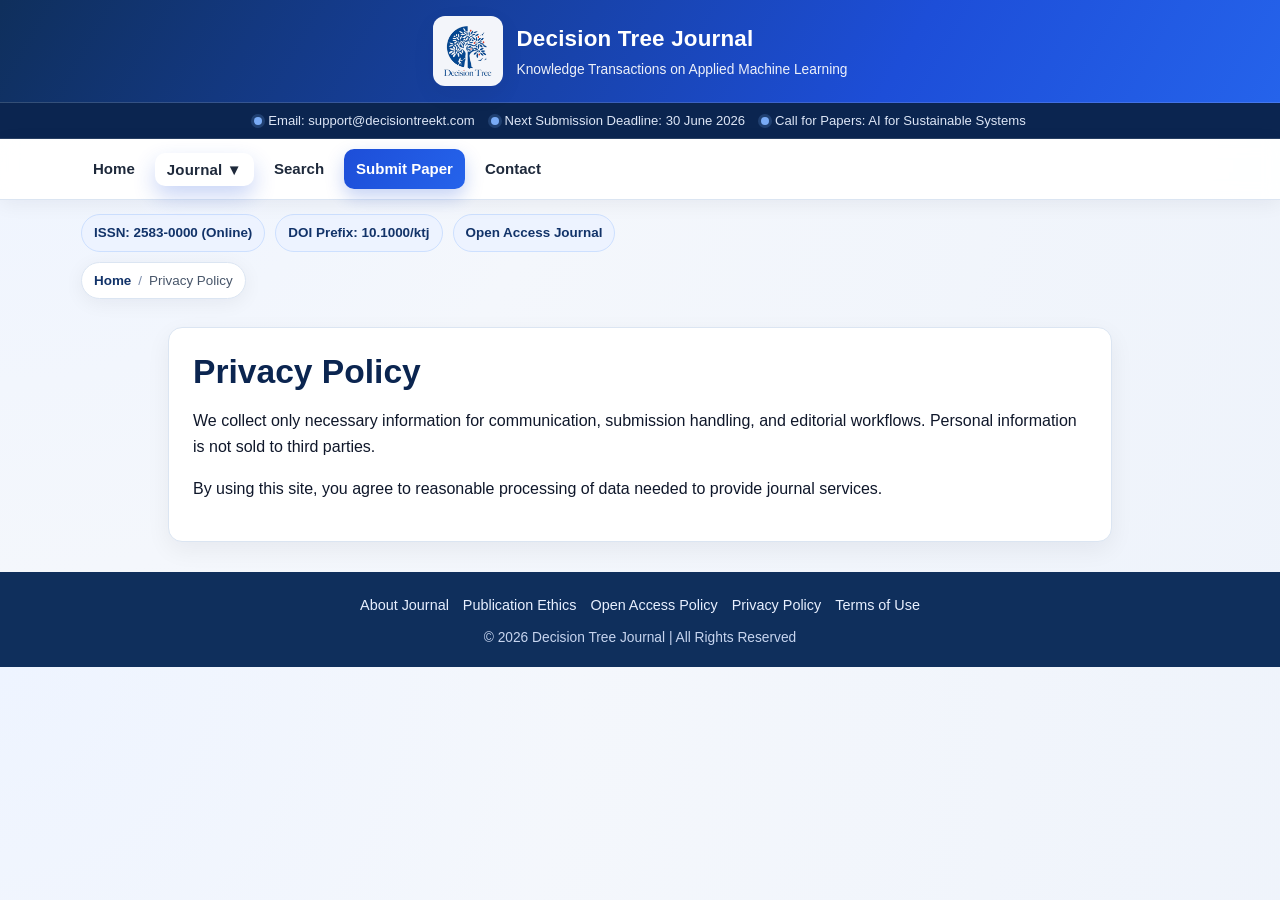
<file: privacy.html>
<!DOCTYPE html>
<html lang="en">
<head>
  <meta charset="UTF-8">
  <meta name="viewport" content="width=device-width, initial-scale=1.0">
  <title>Privacy Policy - Decision Tree Journal</title>
  <meta name="description" content="Privacy policy for visitors and contributors of Decision Tree Journal.">
  <link rel="stylesheet" href="style.css">
</head>
<body>
<header>
  <div class="header-container">
    <div class="logo-box"><img src="images/logo.png" class="logo" alt="Decision Tree Logo"></div>
    <div><h1>Decision Tree Journal</h1><p>Knowledge Transactions on Applied Machine Learning</p></div>
  </div>
</header>
<section class="utility-bar"><div class="utility-container"><span class="utility-item"><span class="utility-dot"></span>Email: support@decisiontreekt.com</span><span class="utility-item"><span class="utility-dot"></span>Next Submission Deadline: 30 June 2026</span><span class="utility-item"><span class="utility-dot"></span>Call for Papers: AI for Sustainable Systems</span></div></section>
<nav><div class="nav-container"><button class="menu-toggle" type="button" aria-label="Toggle menu" aria-controls="navLinks" aria-expanded="false" onclick="toggleMenu()">&#9776;</button><div class="nav-links" id="navLinks"><a href="index.html">Home</a><div class="dropdown"><button class="dropdown-toggle" type="button" aria-label="Toggle journal menu" aria-expanded="false" onclick="toggleDropdown(event)">Journal ▼</button><div class="dropdown-content"><a href="index.html">Current Issue</a><a href="archives.html">Archives</a><a href="editorial.html">Editorial Board</a></div></div><a href="search.html">Search</a><a href="submit.html" class="nav-cta">Submit Paper</a><a href="contact.html">Contact</a></div></div></nav>
<section class="publication-strip"><div class="publication-badges"><span>ISSN: 2583-0000 (Online)</span><span>DOI Prefix: 10.1000/ktj</span><span>Open Access Journal</span></div></section>
<section class="breadcrumb-wrap" aria-label="Breadcrumb"><nav class="breadcrumb"><a href="index.html">Home</a><span class="sep">/</span><span>Privacy Policy</span></nav></section>
<main class="container">
  <div class="card">
    <h1 class="page-title">Privacy Policy</h1>
    <p>We collect only necessary information for communication, submission handling, and editorial workflows. Personal information is not sold to third parties.</p>
    <p>By using this site, you agree to reasonable processing of data needed to provide journal services.</p>
  </div>
</main>
<footer><div class="footer-links"><a href="about.html">About Journal</a><a href="ethics.html">Publication Ethics</a><a href="open-access.html">Open Access Policy</a><a href="privacy.html">Privacy Policy</a><a href="terms.html">Terms of Use</a></div><p class="footer-copy">© 2026 Decision Tree Journal | All Rights Reserved</p></footer>
<script>
function toggleMenu() { let menu = document.getElementById("navLinks"); menu.classList.toggle("show"); let btn = document.querySelector(".menu-toggle"); btn.setAttribute("aria-expanded", menu.classList.contains("show") ? "true" : "false"); }
function toggleDropdown(event) { let content = event.currentTarget.nextElementSibling; let toggle = event.currentTarget; document.querySelectorAll(".dropdown-content").forEach(el => { if (el !== content) el.classList.remove("show-dropdown"); }); document.querySelectorAll(".dropdown-toggle").forEach(btn => { if (btn !== toggle) btn.setAttribute("aria-expanded", "false"); }); content.classList.toggle("show-dropdown"); toggle.setAttribute("aria-expanded", content.classList.contains("show-dropdown") ? "true" : "false"); }
document.addEventListener("click", function(e) { if (!e.target.closest(".dropdown")) { document.querySelectorAll(".dropdown-content").forEach(el => { el.classList.remove("show-dropdown"); }); document.querySelectorAll(".dropdown-toggle").forEach(btn => { btn.setAttribute("aria-expanded", "false"); }); } });
</script>
</body>
</html>
</file>
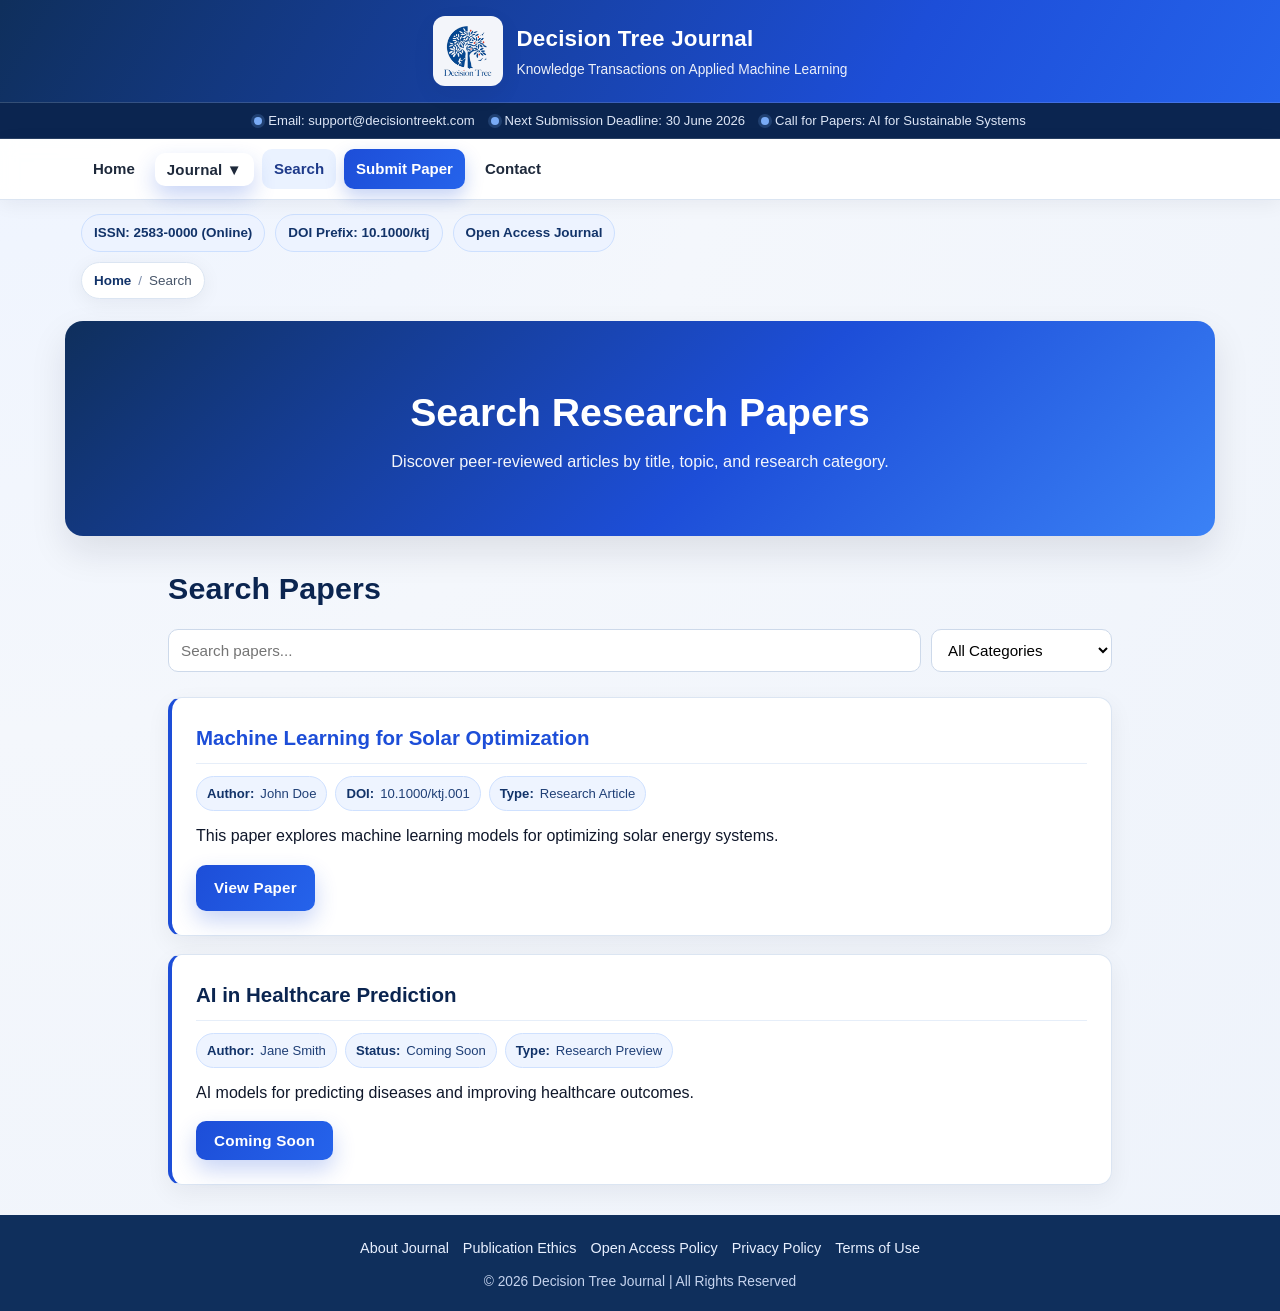
<file: search.html>
<!DOCTYPE html>
<html lang="en">
<head>
<meta charset="UTF-8">
<meta name="viewport" content="width=device-width, initial-scale=1.0">

<title>Search Papers - Decision Tree Journal</title>
<meta name="description" content="Search Decision Tree Journal papers by title and research category.">

<link rel="stylesheet" href="style.css">
</head>

<body>

<!-- ===== HEADER ===== -->
<header>
  <div class="header-container">
    <div class="logo-box">
      <img src="images/logo.png" class="logo" alt="Decision Tree Logo">
    </div>
    <div>
      <h1>Decision Tree Journal</h1>
      <p>Knowledge Transactions on Applied Machine Learning</p>
    </div>
  </div>
</header>

<section class="utility-bar">
  <div class="utility-container">
    <span class="utility-item"><span class="utility-dot"></span>Email: support@decisiontreekt.com</span>
    <span class="utility-item"><span class="utility-dot"></span>Next Submission Deadline: 30 June 2026</span>
    <span class="utility-item"><span class="utility-dot"></span>Call for Papers: AI for Sustainable Systems</span>
  </div>
</section>

<!-- ===== NAVBAR ===== -->
<nav>
  <div class="nav-container">

    <!-- Hamburger -->
    <button class="menu-toggle" type="button" aria-label="Toggle menu" aria-controls="navLinks" aria-expanded="false" onclick="toggleMenu()">
      &#9776;
    </button>

    <!-- Links -->
    <div class="nav-links" id="navLinks">

      <a href="index.html">Home</a>

      <!-- DROPDOWN FIXED -->
      <div class="dropdown">
        <button class="dropdown-toggle" type="button" aria-label="Toggle journal menu" aria-expanded="false" onclick="toggleDropdown(event)">
          Journal ▼
        </button>

        <div class="dropdown-content">
          <a href="index.html">Current Issue</a>
          <a href="archives.html">Archives</a>
          <a href="editorial.html">Editorial Board</a>
        </div>
      </div>

      <a href="search.html" class="active">Search</a>
      <a href="submit.html" class="nav-cta">Submit Paper</a>
      <a href="contact.html">Contact</a>

    </div>

  </div>
</nav>

<section class="publication-strip">
  <div class="publication-badges">
    <span>ISSN: 2583-0000 (Online)</span>
    <span>DOI Prefix: 10.1000/ktj</span>
    <span>Open Access Journal</span>
  </div>
</section>

<section class="breadcrumb-wrap" aria-label="Breadcrumb">
  <nav class="breadcrumb">
    <a href="index.html">Home</a>
    <span class="sep">/</span>
    <span>Search</span>
  </nav>
</section>

<!-- ===== HERO ===== -->
<section class="hero">
  <h2>Search Research Papers</h2>
  <p>Discover peer-reviewed articles by title, topic, and research category.</p>
</section>

<!-- ===== MAIN ===== -->
<main class="container">

<h2 class="section-title">Search Papers</h2>

<!-- SEARCH BOX -->
<div class="search-box">
  <input type="text" id="searchInput" placeholder="Search papers...">
  
  <select id="filterCategory">
    <option value="all">All Categories</option>
    <option value="ml">Machine Learning</option>
    <option value="ai">Artificial Intelligence</option>
    <option value="ds">Data Science</option>
  </select>
</div>

<br>

<!-- NO RESULT -->
<p id="noResults" style="display:none; text-align:center; color:#777;">
No papers found.
</p>

<!-- PAPERS -->
<div class="paper" data-category="ml">
<h2 class="paper-title">
  <a href="paper1.html">Machine Learning for Solar Optimization</a>
</h2>

<div class="meta-row">
  <span class="meta-pill"><span class="meta-label">Author:</span><span class="meta-value">John Doe</span></span>
  <span class="meta-pill"><span class="meta-label">DOI:</span><span class="meta-value">10.1000/ktj.001</span></span>
  <span class="meta-pill"><span class="meta-label">Type:</span><span class="meta-value">Research Article</span></span>
</div>

<div class="abstract">
This paper explores machine learning models for optimizing solar energy systems.
</div>

<a href="paper1.html" class="btn">View Paper</a>
</div>

<div class="paper" data-category="ai">
<h2 class="paper-title">
  <span>AI in Healthcare Prediction</span>
</h2>

<div class="meta-row">
  <span class="meta-pill"><span class="meta-label">Author:</span><span class="meta-value">Jane Smith</span></span>
  <span class="meta-pill"><span class="meta-label">Status:</span><span class="meta-value">Coming Soon</span></span>
  <span class="meta-pill"><span class="meta-label">Type:</span><span class="meta-value">Research Preview</span></span>
</div>

<div class="abstract">
AI models for predicting diseases and improving healthcare outcomes.
</div>

<button disabled aria-disabled="true">Coming Soon</button>
</div>

</main>

<!-- ===== FOOTER ===== -->
<footer>
  <div class="footer-links">
    <a href="about.html">About Journal</a>
    <a href="ethics.html">Publication Ethics</a>
    <a href="open-access.html">Open Access Policy</a>
    <a href="privacy.html">Privacy Policy</a>
    <a href="terms.html">Terms of Use</a>
  </div>
  <p class="footer-copy">© 2026 Decision Tree Journal | All Rights Reserved</p>
</footer>

<!-- ===== SCRIPT ===== -->
<script>

/* HAMBURGER */
function toggleMenu() {
  let menu = document.getElementById("navLinks");
  menu.classList.toggle("show");
  let btn = document.querySelector(".menu-toggle");
  btn.setAttribute("aria-expanded", menu.classList.contains("show") ? "true" : "false");
}

/* DROPDOWN CLICK */
function toggleDropdown(event) {
  let content = event.currentTarget.nextElementSibling;
  let toggle = event.currentTarget;

  /* Close other dropdowns */
  document.querySelectorAll(".dropdown-content").forEach(el => {
    if (el !== content) el.classList.remove("show-dropdown");
  });
  document.querySelectorAll(".dropdown-toggle").forEach(btn => {
    if (btn !== toggle) btn.setAttribute("aria-expanded", "false");
  });

  content.classList.toggle("show-dropdown");
  toggle.setAttribute("aria-expanded", content.classList.contains("show-dropdown") ? "true" : "false");
}

/* CLOSE DROPDOWN WHEN CLICK OUTSIDE */
document.addEventListener("click", function(e) {
  if (!e.target.closest(".dropdown")) {
    document.querySelectorAll(".dropdown-content").forEach(el => {
      el.classList.remove("show-dropdown");
    });
    document.querySelectorAll(".dropdown-toggle").forEach(btn => {
      btn.setAttribute("aria-expanded", "false");
    });
  }
});

/* SEARCH + FILTER */
function applyFilters() {
  let input = document.getElementById("searchInput").value.toLowerCase();
  let category = document.getElementById("filterCategory").value;
  let papers = document.getElementsByClassName("paper");
  let visibleCount = 0;

  for (let paper of papers) {
    let title = paper.querySelector(".paper-title").innerText.toLowerCase();
    let paperCategory = paper.getAttribute("data-category");

    let matchSearch = title.includes(input);
    let matchCategory = (category === "all" || category === paperCategory);

    if (matchSearch && matchCategory) {
      paper.style.display = "block";
      visibleCount++;
    } else {
      paper.style.display = "none";
    }
  }

  document.getElementById("noResults").style.display =
    visibleCount === 0 ? "block" : "none";
}

/* EVENTS */
document.getElementById("searchInput").addEventListener("input", applyFilters);
document.getElementById("filterCategory").addEventListener("change", applyFilters);

</script>

</body>
</html>
</file>
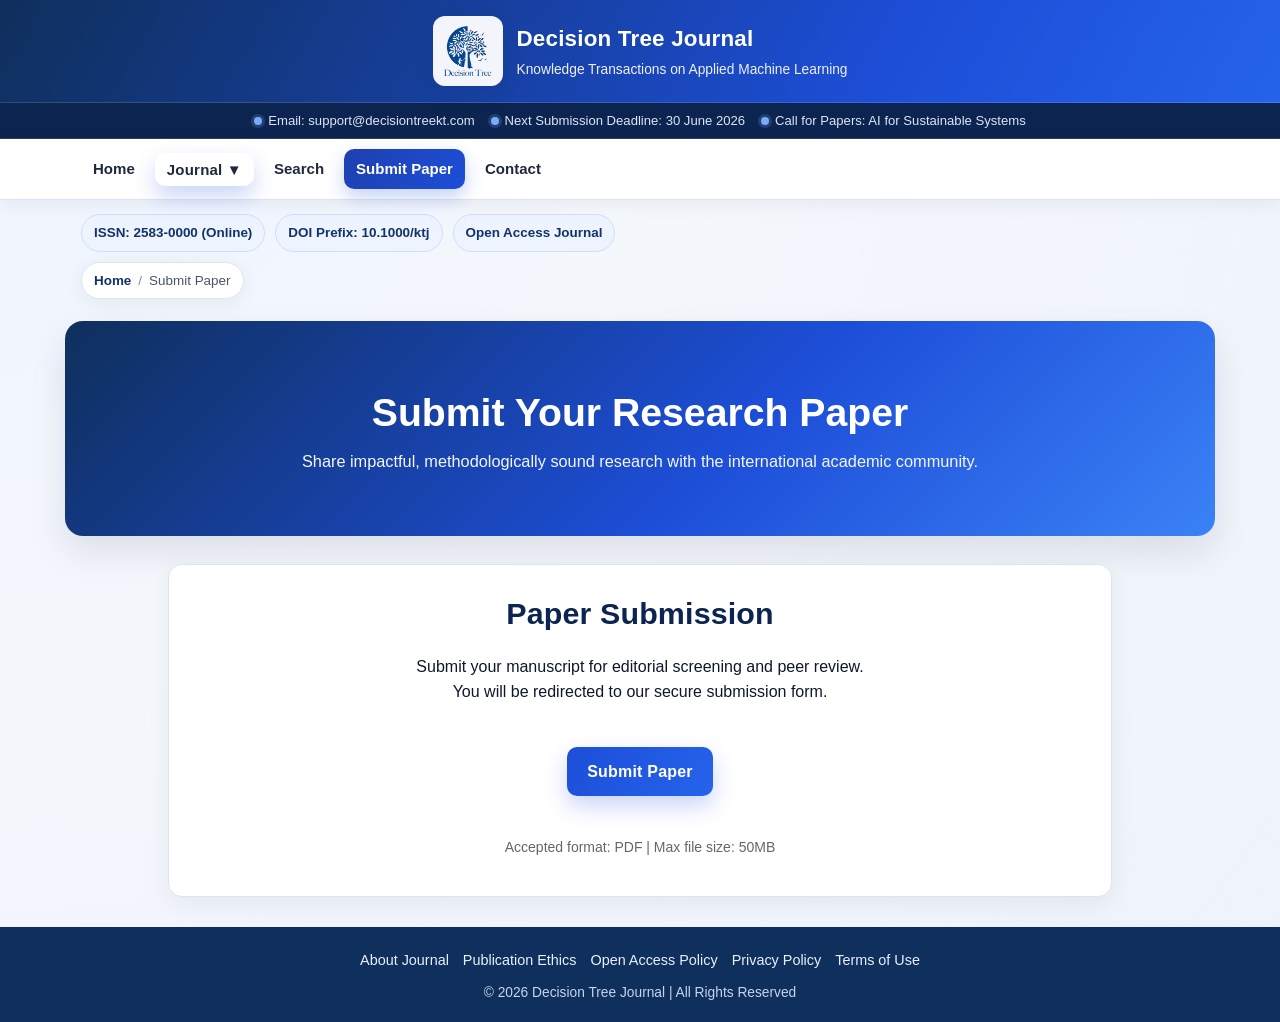
<file: submit.html>
<!DOCTYPE html>
<html lang="en">
<head>
<meta charset="UTF-8">
<meta name="viewport" content="width=device-width, initial-scale=1.0">

<title>Submit Paper - Decision Tree Journal</title>
<meta name="description" content="Submit your research paper to Decision Tree Journal for peer review.">
<link rel="stylesheet" href="style.css">
</head>

<body>

<header>
  <div class="header-container">
    <div class="logo-box">
      <img src="images/logo.png" class="logo" alt="Decision Tree Logo">
    </div>
    <div>
      <h1>Decision Tree Journal</h1>
      <p>Knowledge Transactions on Applied Machine Learning</p>
    </div>
  </div>
</header>

<section class="utility-bar">
  <div class="utility-container">
    <span class="utility-item"><span class="utility-dot"></span>Email: support@decisiontreekt.com</span>
    <span class="utility-item"><span class="utility-dot"></span>Next Submission Deadline: 30 June 2026</span>
    <span class="utility-item"><span class="utility-dot"></span>Call for Papers: AI for Sustainable Systems</span>
  </div>
</section>

<nav>
  <div class="nav-container">

    <button class="menu-toggle" type="button" aria-label="Toggle menu" aria-controls="navLinks" aria-expanded="false" onclick="toggleMenu()">&#9776;</button>

    <div class="nav-links" id="navLinks">
      <a href="index.html">Home</a>

      <div class="dropdown">
        <button class="dropdown-toggle" type="button" aria-label="Toggle journal menu" aria-expanded="false" onclick="toggleDropdown(event)">Journal ▼</button>
        <div class="dropdown-content">
          <a href="index.html">Current Issue</a>
          <a href="archives.html">Archives</a>
          <a href="editorial.html">Editorial Board</a>
        </div>
      </div>

      <a href="search.html">Search</a>
      <a href="submit.html" class="active nav-cta">Submit Paper</a>
      <a href="contact.html">Contact</a>
    </div>

  </div>
</nav>

<section class="publication-strip">
  <div class="publication-badges">
    <span>ISSN: 2583-0000 (Online)</span>
    <span>DOI Prefix: 10.1000/ktj</span>
    <span>Open Access Journal</span>
  </div>
</section>

<section class="breadcrumb-wrap" aria-label="Breadcrumb">
  <nav class="breadcrumb">
    <a href="index.html">Home</a>
    <span class="sep">/</span>
    <span>Submit Paper</span>
  </nav>
</section>

<section class="hero">
  <h2>Submit Your Research Paper</h2>
  <p>Share impactful, methodologically sound research with the international academic community.</p>
</section>

<main class="container">

<div class="card center">

<h2 class="section-title">Paper Submission</h2>

<p>
Submit your manuscript for editorial screening and peer review.<br>
You will be redirected to our secure submission form.
</p>

<br>

<a href="https://forms.gle/QyFgtyEdti2gjGoY9" class="btn" style="font-size:16px; padding:12px 20px;">
  Submit Paper
</a>

<br><br>

<p style="font-size:14px; color:#666;">
Accepted format: PDF | Max file size: 50MB
</p>

</div>

</main>

<footer>
  <div class="footer-links">
    <a href="about.html">About Journal</a>
    <a href="ethics.html">Publication Ethics</a>
    <a href="open-access.html">Open Access Policy</a>
    <a href="privacy.html">Privacy Policy</a>
    <a href="terms.html">Terms of Use</a>
  </div>
  <p class="footer-copy">© 2026 Decision Tree Journal | All Rights Reserved</p>
</footer>

<script>
function toggleMenu() {
  let menu = document.getElementById("navLinks");
  menu.classList.toggle("show");
  let btn = document.querySelector(".menu-toggle");
  btn.setAttribute("aria-expanded", menu.classList.contains("show") ? "true" : "false");
}

function toggleDropdown(event) {
  let content = event.currentTarget.nextElementSibling;
  let toggle = event.currentTarget;

  document.querySelectorAll(".dropdown-content").forEach(el => {
    if (el !== content) el.classList.remove("show-dropdown");
  });
  document.querySelectorAll(".dropdown-toggle").forEach(btn => {
    if (btn !== toggle) btn.setAttribute("aria-expanded", "false");
  });

  content.classList.toggle("show-dropdown");
  toggle.setAttribute("aria-expanded", content.classList.contains("show-dropdown") ? "true" : "false");
}

document.addEventListener("click", function(e) {
  if (!e.target.closest(".dropdown")) {
    document.querySelectorAll(".dropdown-content").forEach(el => {
      el.classList.remove("show-dropdown");
    });
    document.querySelectorAll(".dropdown-toggle").forEach(btn => {
      btn.setAttribute("aria-expanded", "false");
    });
  }
});
</script>

</body>
</html>
</file>
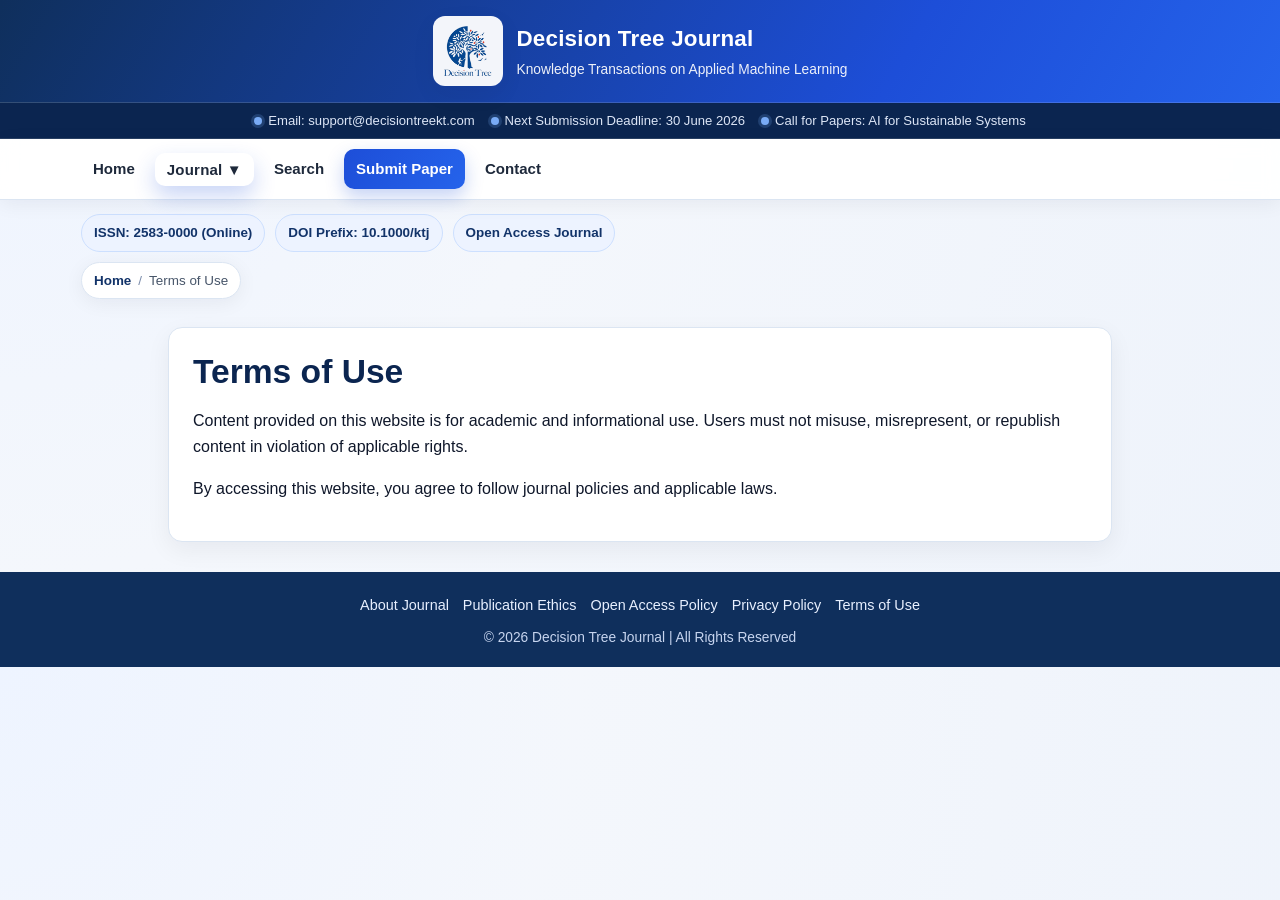
<file: terms.html>
<!DOCTYPE html>
<html lang="en">
<head>
  <meta charset="UTF-8">
  <meta name="viewport" content="width=device-width, initial-scale=1.0">
  <title>Terms of Use - Decision Tree Journal</title>
  <meta name="description" content="Terms of use for Decision Tree Journal website and publication services.">
  <link rel="stylesheet" href="style.css">
</head>
<body>
<header>
  <div class="header-container">
    <div class="logo-box"><img src="images/logo.png" class="logo" alt="Decision Tree Logo"></div>
    <div><h1>Decision Tree Journal</h1><p>Knowledge Transactions on Applied Machine Learning</p></div>
  </div>
</header>
<section class="utility-bar"><div class="utility-container"><span class="utility-item"><span class="utility-dot"></span>Email: support@decisiontreekt.com</span><span class="utility-item"><span class="utility-dot"></span>Next Submission Deadline: 30 June 2026</span><span class="utility-item"><span class="utility-dot"></span>Call for Papers: AI for Sustainable Systems</span></div></section>
<nav><div class="nav-container"><button class="menu-toggle" type="button" aria-label="Toggle menu" aria-controls="navLinks" aria-expanded="false" onclick="toggleMenu()">&#9776;</button><div class="nav-links" id="navLinks"><a href="index.html">Home</a><div class="dropdown"><button class="dropdown-toggle" type="button" aria-label="Toggle journal menu" aria-expanded="false" onclick="toggleDropdown(event)">Journal ▼</button><div class="dropdown-content"><a href="index.html">Current Issue</a><a href="archives.html">Archives</a><a href="editorial.html">Editorial Board</a></div></div><a href="search.html">Search</a><a href="submit.html" class="nav-cta">Submit Paper</a><a href="contact.html">Contact</a></div></div></nav>
<section class="publication-strip"><div class="publication-badges"><span>ISSN: 2583-0000 (Online)</span><span>DOI Prefix: 10.1000/ktj</span><span>Open Access Journal</span></div></section>
<section class="breadcrumb-wrap" aria-label="Breadcrumb"><nav class="breadcrumb"><a href="index.html">Home</a><span class="sep">/</span><span>Terms of Use</span></nav></section>
<main class="container">
  <div class="card">
    <h1 class="page-title">Terms of Use</h1>
    <p>Content provided on this website is for academic and informational use. Users must not misuse, misrepresent, or republish content in violation of applicable rights.</p>
    <p>By accessing this website, you agree to follow journal policies and applicable laws.</p>
  </div>
</main>
<footer><div class="footer-links"><a href="about.html">About Journal</a><a href="ethics.html">Publication Ethics</a><a href="open-access.html">Open Access Policy</a><a href="privacy.html">Privacy Policy</a><a href="terms.html">Terms of Use</a></div><p class="footer-copy">© 2026 Decision Tree Journal | All Rights Reserved</p></footer>
<script>
function toggleMenu() { let menu = document.getElementById("navLinks"); menu.classList.toggle("show"); let btn = document.querySelector(".menu-toggle"); btn.setAttribute("aria-expanded", menu.classList.contains("show") ? "true" : "false"); }
function toggleDropdown(event) { let content = event.currentTarget.nextElementSibling; let toggle = event.currentTarget; document.querySelectorAll(".dropdown-content").forEach(el => { if (el !== content) el.classList.remove("show-dropdown"); }); document.querySelectorAll(".dropdown-toggle").forEach(btn => { if (btn !== toggle) btn.setAttribute("aria-expanded", "false"); }); content.classList.toggle("show-dropdown"); toggle.setAttribute("aria-expanded", content.classList.contains("show-dropdown") ? "true" : "false"); }
document.addEventListener("click", function(e) { if (!e.target.closest(".dropdown")) { document.querySelectorAll(".dropdown-content").forEach(el => { el.classList.remove("show-dropdown"); }); document.querySelectorAll(".dropdown-toggle").forEach(btn => { btn.setAttribute("aria-expanded", "false"); }); } });
</script>
</body>
</html>
</file>
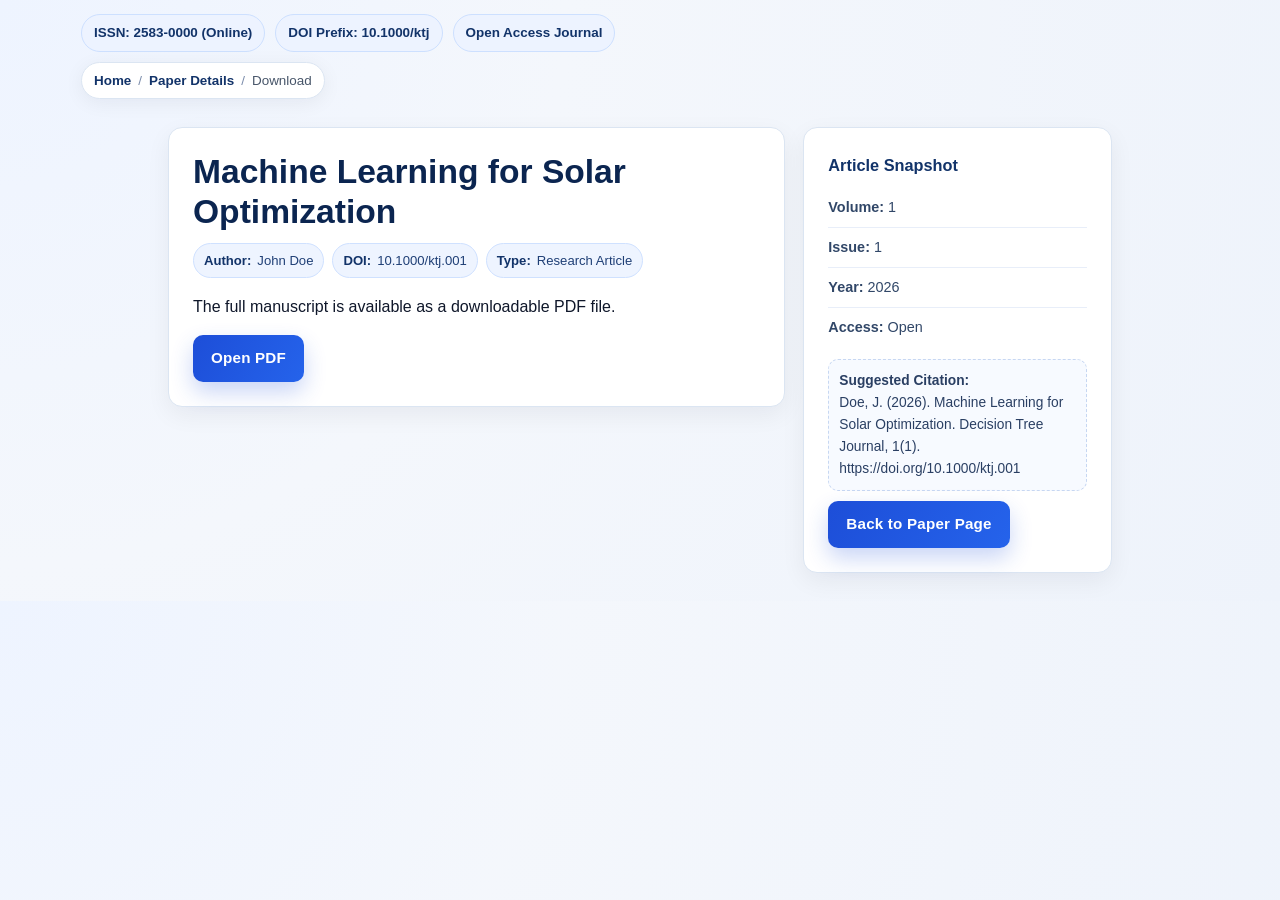
<file: papers/paper-001.html>
<!DOCTYPE html>
<html lang="en">
<head>
  <meta charset="UTF-8">
  <meta name="viewport" content="width=device-width, initial-scale=1.0">
  <title>Paper Download - Decision Tree Journal</title>
  <meta name="description" content="Article access and metadata for paper 001 in Decision Tree Journal.">
  <link rel="stylesheet" href="../style.css">
</head>
<body>
  <section class="publication-strip">
    <div class="publication-badges">
      <span>ISSN: 2583-0000 (Online)</span>
      <span>DOI Prefix: 10.1000/ktj</span>
      <span>Open Access Journal</span>
    </div>
  </section>

  <section class="breadcrumb-wrap" aria-label="Breadcrumb">
    <nav class="breadcrumb">
      <a href="../index.html">Home</a>
      <span class="sep">/</span>
      <a href="../paper1.html">Paper Details</a>
      <span class="sep">/</span>
      <span>Download</span>
    </nav>
  </section>

  <main class="container">
    <section class="article-layout">
      <div class="card article-main">
        <h1 class="page-title">Machine Learning for Solar Optimization</h1>
        <div class="meta-row">
          <span class="meta-pill"><span class="meta-label">Author:</span><span class="meta-value">John Doe</span></span>
          <span class="meta-pill"><span class="meta-label">DOI:</span><span class="meta-value">10.1000/ktj.001</span></span>
          <span class="meta-pill"><span class="meta-label">Type:</span><span class="meta-value">Research Article</span></span>
        </div>
        <p>The full manuscript is available as a downloadable PDF file.</p>
        <a href="paper-001.pdf" class="btn" target="_blank" rel="noopener noreferrer">Open PDF</a>
      </div>

      <aside class="card article-aside">
        <h3 class="aside-title">Article Snapshot</h3>
        <ul class="info-list">
          <li><b>Volume:</b> 1</li>
          <li><b>Issue:</b> 1</li>
          <li><b>Year:</b> 2026</li>
          <li><b>Access:</b> Open</li>
        </ul>
        <div class="citation-box">
          <b>Suggested Citation:</b><br>
          Doe, J. (2026). Machine Learning for Solar Optimization. Decision Tree Journal, 1(1). https://doi.org/10.1000/ktj.001
        </div>
        <a href="../paper1.html" class="btn" style="margin-top:10px;">Back to Paper Page</a>
      </aside>
    </section>
  </main>
</body>
</html>
</file>
<file: style.css>
:root {
  --bg: #f4f7fc;
  --surface: #ffffff;
  --surface-soft: #f8faff;
  --text: #0f172a;
  --text-muted: #475569;
  --primary: #1d4ed8;
  --primary-dark: #1e3a8a;
  --border: #dbe5f2;
  --shadow-sm: 0 8px 24px rgba(15, 23, 42, 0.06);
  --shadow-md: 0 16px 36px rgba(15, 23, 42, 0.1);
  --radius: 14px;
}

* {
  box-sizing: border-box;
}

body {
  margin: 0;
  font-family: "Segoe UI", "Inter", "Roboto", Arial, sans-serif;
  color: var(--text);
  background: radial-gradient(circle at top left, #eef4ff 0%, var(--bg) 40%, #eef3fb 100%);
  line-height: 1.6;
}

a {
  color: var(--primary);
  text-decoration: none;
  transition: color 0.2s ease;
}

a:hover {
  color: var(--primary-dark);
}

header {
  background: linear-gradient(120deg, #0f2f5c 0%, #1d4ed8 70%, #2563eb 100%);
  color: #fff;
  padding: 16px 18px;
  border-bottom: 1px solid rgba(255, 255, 255, 0.15);
}

.header-container {
  max-width: 1150px;
  margin: 0 auto;
  display: flex;
  align-items: center;
  justify-content: center;
  gap: 14px;
  flex-wrap: wrap;
}

.logo-box {
  background: rgba(255, 255, 255, 0.95);
  padding: 8px;
  border-radius: 12px;
  box-shadow: var(--shadow-sm);
}

.logo {
  width: 54px;
  display: block;
}

header h1 {
  margin: 0;
  font-size: 1.4rem;
  font-weight: 700;
  letter-spacing: 0.2px;
}

header p {
  margin: 2px 0 0;
  font-size: 0.86rem;
  opacity: 0.92;
}

.utility-bar {
  background: #0b2550;
  color: #e8f0ff;
  border-bottom: 1px solid rgba(255, 255, 255, 0.12);
}

.utility-container {
  max-width: 1150px;
  margin: 0 auto;
  padding: 7px 16px;
  display: flex;
  flex-wrap: wrap;
  gap: 8px 16px;
  justify-content: center;
  align-items: center;
  font-size: 0.82rem;
}

.utility-item {
  display: inline-flex;
  align-items: center;
  gap: 6px;
  opacity: 0.95;
}

.utility-dot {
  width: 8px;
  height: 8px;
  border-radius: 50%;
  background: #7fb3ff;
  box-shadow: 0 0 0 3px rgba(127, 179, 255, 0.2);
}

nav {
  position: sticky;
  top: 0;
  z-index: 1000;
  background: rgba(255, 255, 255, 0.94);
  border-bottom: 1px solid var(--border);
  box-shadow: 0 4px 20px rgba(15, 23, 42, 0.06);
  backdrop-filter: blur(8px);
}

.nav-container {
  max-width: 1150px;
  margin: 0 auto;
  padding: 10px 16px;
  display: flex;
  justify-content: space-between;
  align-items: center;
}

.nav-links {
  display: flex;
  align-items: center;
  gap: 8px;
}

.menu-toggle {
  display: none;
  font-size: 24px;
  line-height: 1;
  cursor: pointer;
  color: var(--text);
  padding: 6px 10px;
  border-radius: 10px;
  border: 1px solid transparent;
  background: transparent;
}

.nav-links a,
.dropdown > a,
.dropdown-toggle {
  color: #1e293b;
  font-weight: 600;
  font-size: 0.94rem;
  padding: 8px 12px;
  border-radius: 10px;
  transition: all 0.2s ease;
}

.dropdown-toggle {
  border: none;
  background: transparent;
  cursor: pointer;
}

.nav-links a.nav-cta {
  background: linear-gradient(120deg, #1d4ed8 0%, #2563eb 100%);
  color: #ffffff;
  box-shadow: 0 8px 18px rgba(29, 78, 216, 0.25);
}

.nav-links a.nav-cta:hover,
.nav-links a.nav-cta.active {
  background: linear-gradient(120deg, #1e40af 0%, #1d4ed8 100%);
  color: #ffffff;
}

.nav-links a.active,
.nav-links a:hover,
.dropdown > a:hover,
.dropdown > a.active,
.dropdown-toggle:hover,
.dropdown-toggle.active {
  background: #eaf2ff;
  color: var(--primary-dark);
}

a:focus-visible,
button:focus-visible,
.dropdown-toggle:focus-visible,
.menu-toggle:focus-visible {
  outline: 2px solid #2563eb;
  outline-offset: 2px;
}

.dropdown {
  position: relative;
}

.dropdown-content {
  display: none;
  position: absolute;
  top: calc(100% + 8px);
  left: 0;
  min-width: 210px;
  background: var(--surface);
  border: 1px solid var(--border);
  border-radius: 12px;
  box-shadow: var(--shadow-sm);
  opacity: 0;
  transform: translateY(8px);
  transition: opacity 0.2s ease, transform 0.2s ease;
}

.dropdown-content a {
  display: block;
  padding: 10px 12px;
  border-radius: 8px;
  margin: 6px;
}

@media (min-width: 769px) {
  .dropdown:hover .dropdown-content {
    display: block;
    opacity: 1;
    transform: translateY(0);
  }
}

.dropdown-content.show-dropdown {
  display: block;
  opacity: 1;
  transform: translateY(0);
}

.container {
  max-width: 980px;
  margin: 28px auto;
  padding: 0 18px;
}

.section-title {
  margin: 0 0 16px;
  font-size: clamp(1.35rem, 2.5vw, 1.9rem);
  font-weight: 700;
  letter-spacing: 0.15px;
  color: #0b2550;
}

.page-title {
  margin: 0 0 10px;
  font-size: clamp(1.55rem, 3vw, 2.1rem);
  line-height: 1.2;
  color: #0b2550;
}

.publication-strip {
  max-width: 1150px;
  margin: 14px auto 0;
  padding: 0 16px;
}

.breadcrumb-wrap {
  max-width: 1150px;
  margin: 10px auto 0;
  padding: 0 16px;
}

.breadcrumb {
  display: inline-flex;
  align-items: center;
  flex-wrap: wrap;
  gap: 7px;
  background: #ffffff;
  border: 1px solid var(--border);
  border-radius: 999px;
  padding: 7px 12px;
  font-size: 0.84rem;
  color: var(--text-muted);
}

.breadcrumb a {
  color: #123369;
  font-weight: 600;
}

.breadcrumb .sep {
  color: #7b8cab;
}

.publication-badges {
  display: flex;
  flex-wrap: wrap;
  gap: 10px;
  align-items: center;
}

.publication-badges span {
  display: inline-block;
  background: #edf3ff;
  color: #123369;
  border: 1px solid #cde0ff;
  border-radius: 999px;
  padding: 7px 12px;
  font-size: 0.84rem;
  font-weight: 600;
}

.icon-chip {
  display: inline-flex;
  align-items: center;
  justify-content: center;
  width: 24px;
  height: 24px;
  border-radius: 999px;
  margin-right: 8px;
  font-size: 0.82rem;
  background: #eaf1ff;
  color: #123369;
  vertical-align: middle;
}

.hero {
  margin: 22px auto 0;
  max-width: 1150px;
  border-radius: 18px;
  text-align: center;
  padding: 68px 20px 62px;
  color: #fff;
  background: linear-gradient(135deg, #0f2f5c 0%, #1d4ed8 58%, #3b82f6 100%);
  box-shadow: var(--shadow-md);
}

.hero h2 {
  margin: 0 0 12px;
  font-size: clamp(1.7rem, 4vw, 2.45rem);
  font-weight: 750;
  line-height: 1.2;
}

.hero p {
  margin: 0 auto;
  max-width: 760px;
  font-size: 1.02rem;
  opacity: 0.95;
}

.features {
  display: flex;
  gap: 18px;
  margin-top: 18px;
}

.feature-box {
  flex: 1;
  background: var(--surface);
  border: 1px solid var(--border);
  border-radius: var(--radius);
  padding: 24px 20px;
  text-align: center;
  box-shadow: var(--shadow-sm);
  transition: transform 0.2s ease, box-shadow 0.2s ease;
}

.feature-box:hover {
  transform: translateY(-3px);
  box-shadow: var(--shadow-md);
}

.feature-box h3 {
  margin-top: 0;
  margin-bottom: 8px;
}

.paper,
.card {
  background: var(--surface);
  border: 1px solid var(--border);
  border-radius: var(--radius);
  padding: 24px;
  margin-bottom: 18px;
  box-shadow: var(--shadow-sm);
}

.article-layout {
  display: grid;
  grid-template-columns: 2fr 1fr;
  gap: 18px;
  align-items: start;
}

.article-main,
.article-aside {
  margin-bottom: 0;
}

.aside-title {
  margin: 0 0 10px;
  font-size: 1.02rem;
  color: #123369;
}

.info-list {
  list-style: none;
  margin: 0;
  padding: 0;
}

.info-list li {
  padding: 8px 0;
  border-bottom: 1px solid #e8eef9;
  font-size: 0.9rem;
  color: #314768;
}

.info-list li:last-child {
  border-bottom: none;
}

.keyword-list {
  display: flex;
  flex-wrap: wrap;
  gap: 7px;
}

.keyword-tag {
  border: 1px solid #cfe1ff;
  background: #eef4ff;
  color: #123369;
  border-radius: 999px;
  font-size: 0.78rem;
  padding: 5px 9px;
}

.citation-box {
  margin-top: 12px;
  padding: 10px;
  border-radius: 10px;
  border: 1px dashed #c7d7f2;
  background: #f7faff;
  color: #2a3f63;
  font-size: 0.86rem;
}

.paper {
  border-left: 4px solid var(--primary);
}

.paper h2 {
  margin: 0 0 12px;
  color: #0b2550;
  font-size: 1.28rem;
  border-bottom: 1px solid #e6eef9;
  padding-bottom: 8px;
}

.card h3 {
  margin-top: 0;
  color: #123369;
}

.meta {
  color: var(--text-muted);
  font-size: 0.94rem;
}

.meta-row {
  display: flex;
  flex-wrap: wrap;
  gap: 8px;
  margin: 8px 0 12px;
}

.meta-pill {
  display: inline-flex;
  align-items: center;
  gap: 6px;
  border-radius: 999px;
  padding: 6px 10px;
  font-size: 0.82rem;
  color: #123369;
  background: #eef4ff;
  border: 1px solid #cfe1ff;
}

.meta-label {
  font-weight: 700;
}

.meta-value {
  color: #1f3f76;
}

.abstract {
  margin: 12px 0 16px;
}

button,
.btn {
  display: inline-block;
  border: none;
  border-radius: 10px;
  padding: 11px 18px;
  font-size: 0.95rem;
  font-weight: 600;
  letter-spacing: 0.2px;
  cursor: pointer;
  background: linear-gradient(120deg, #1d4ed8 0%, #2563eb 100%);
  color: #fff;
  box-shadow: 0 10px 22px rgba(29, 78, 216, 0.24);
  transition: transform 0.2s ease, box-shadow 0.2s ease, filter 0.2s ease;
}

button:hover,
.btn:hover {
  color: #fff;
  transform: translateY(-1px);
  box-shadow: 0 14px 26px rgba(29, 78, 216, 0.3);
  filter: brightness(1.02);
}

.cta {
  max-width: 1150px;
  margin: 22px auto 0;
  padding: 48px 20px;
  text-align: center;
  border-radius: 18px;
  background: linear-gradient(180deg, #eef4ff 0%, #e6efff 100%);
  border: 1px solid var(--border);
}

footer {
  margin-top: 30px;
  padding: 22px 16px 18px;
  text-align: center;
  color: #dbe7ff;
  background: #0f2f5c;
}

.footer-links {
  margin: 0 0 10px;
  display: flex;
  justify-content: center;
  flex-wrap: wrap;
  gap: 8px 14px;
}

.footer-links a {
  color: #e8f0ff;
  font-size: 0.9rem;
}

.footer-links a:hover {
  color: #ffffff;
}

.footer-copy {
  margin: 0;
  font-size: 0.86rem;
  opacity: 0.9;
}

.search-box {
  display: flex;
  gap: 10px;
  flex-wrap: wrap;
}

.search-box input,
.search-box select {
  padding: 11px 12px;
  border: 1px solid #cdd9ea;
  border-radius: 10px;
  background: #fff;
  font-size: 0.95rem;
  outline: none;
}

.search-box input {
  flex: 1;
  min-width: 220px;
}

.search-box input:focus,
.search-box select:focus {
  border-color: #7aa2ff;
  box-shadow: 0 0 0 3px rgba(59, 130, 246, 0.2);
}

.card.center {
  text-align: center;
}

/* Subtle section reveals for a polished feel */
.hero,
.features,
.paper,
.card,
.cta {
  animation: sectionFadeUp 560ms ease both;
}

.features {
  animation-delay: 100ms;
}

.cta {
  animation-delay: 140ms;
}

@keyframes sectionFadeUp {
  from {
    opacity: 0;
    transform: translateY(12px);
  }
  to {
    opacity: 1;
    transform: translateY(0);
  }
}

@media (prefers-reduced-motion: reduce) {
  .hero,
  .features,
  .paper,
  .card,
  .cta {
    animation: none;
  }
}

@media (max-width: 768px) {
  header {
    padding: 14px 12px;
  }

  .header-container {
    flex-direction: column;
    text-align: center;
    gap: 10px;
  }

  header h1 {
    font-size: 1.2rem;
  }

  header p {
    font-size: 0.8rem;
  }

  .hero {
    margin: 14px 12px 0;
    border-radius: 14px;
    padding: 46px 16px 40px;
  }

  .publication-strip {
    padding: 0 12px;
  }

  .breadcrumb-wrap {
    padding: 0 12px;
  }

  .utility-container {
    justify-content: flex-start;
    padding: 7px 12px;
    font-size: 0.78rem;
  }

  .publication-badges span {
    font-size: 0.8rem;
    padding: 6px 10px;
  }

  .menu-toggle {
    display: block;
  }

  .nav-links {
    display: none;
    margin-top: 10px;
    width: 100%;
    flex-direction: column;
    align-items: stretch;
    gap: 6px;
    background: #fff;
    border: 1px solid var(--border);
    border-radius: 12px;
    padding: 8px;
  }

  .nav-links a,
  .dropdown > a,
  .dropdown-toggle {
    padding: 10px 12px;
  }

  .nav-links a.nav-cta {
    text-align: center;
  }

  .nav-links.show {
    display: flex;
  }

  .dropdown-content {
    position: static;
    min-width: 100%;
    margin-top: 6px;
  }

  .features {
    flex-direction: column;
  }

  .container {
    margin-top: 20px;
  }

  .paper,
  .card {
    padding: 18px;
  }

  .article-layout {
    grid-template-columns: 1fr;
  }
}

@media (max-width: 480px) {
  .utility-container {
    gap: 6px 10px;
  }

  .publication-badges {
    gap: 8px;
  }

  .publication-badges span,
  .meta-pill,
  .keyword-tag {
    font-size: 0.76rem;
  }

  .breadcrumb {
    width: 100%;
    border-radius: 12px;
  }

  .hero h2 {
    font-size: 1.45rem;
  }

  .hero p {
    font-size: 0.92rem;
  }

  .btn,
  button,
  .nav-links a.nav-cta {
    width: 100%;
    text-align: center;
  }
}
</file>
